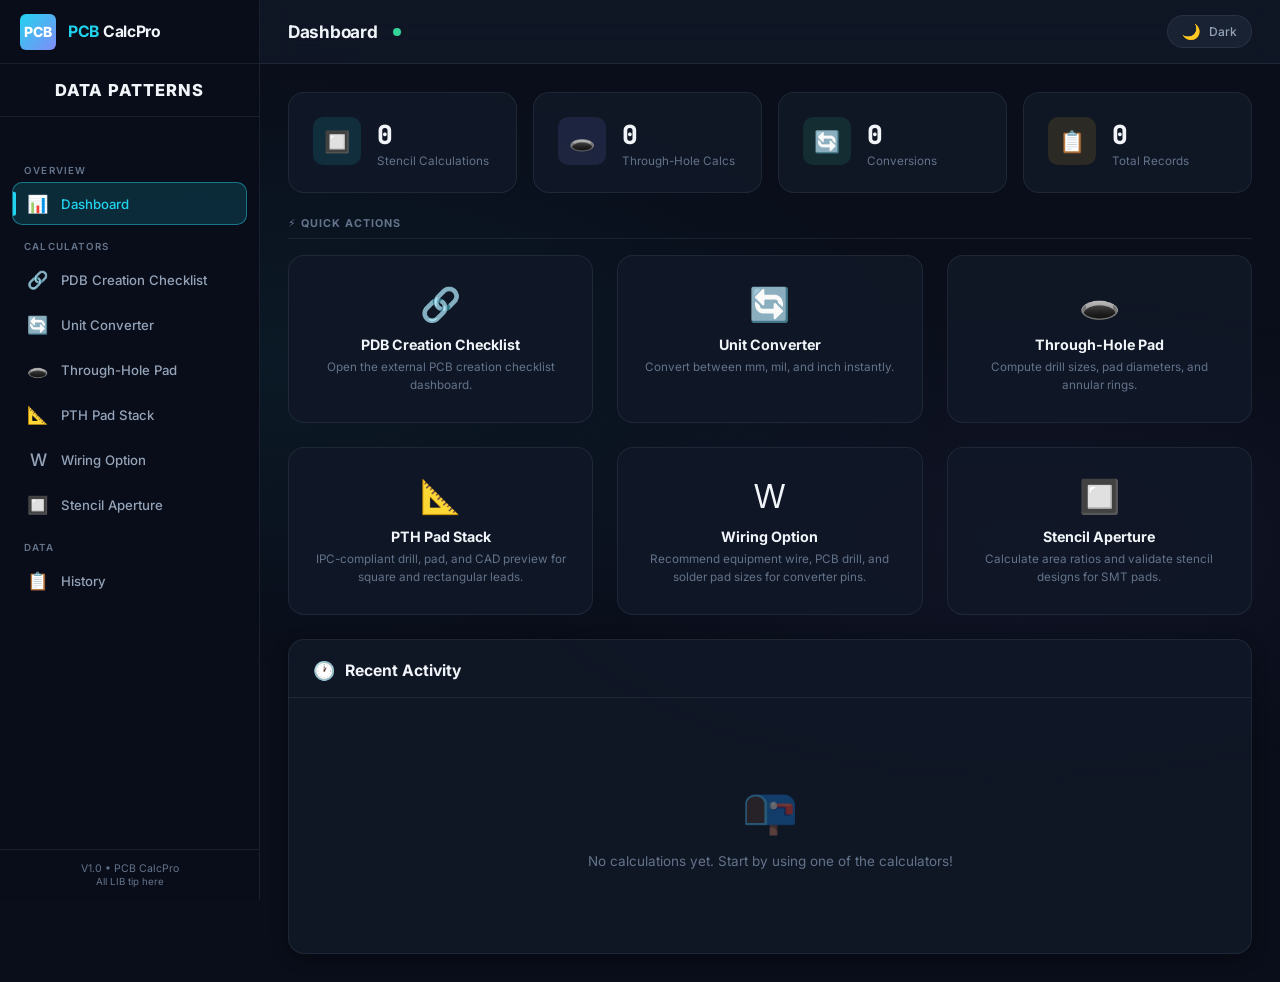
<file: index.html>
<!DOCTYPE html>
<html lang="en" data-theme="dark">
<head>
  <meta charset="UTF-8" />
  <meta name="viewport" content="width=device-width, initial-scale=1.0" />
  <meta name="description" content="PCB Manufacturing Calculator Dashboard — Stencil Aperture, Through-Hole Pad & Drill, and Engineering Unit Converter for PCB engineers." />
  <title>PCB Manufacturing Calculator Dashboard</title>
  <link rel="stylesheet" href="style.css" />
</head>
<body>

<!-- ============================================================
     APP LAYOUT
     ============================================================ -->
<div class="app-layout">

  <!-- ======================== SIDEBAR ======================== -->
  <aside class="sidebar" id="sidebar">
    <div class="sidebar-header">
      <div class="sidebar-logo">PCB</div>
      <div class="sidebar-title"><span>PCB</span> CalcPro</div>
    </div>

    <div class="dp-logo-container" style="text-align: center; padding: 16px 20px; cursor: pointer; border-bottom: 1px solid var(--border-color); margin-bottom: 16px;" onclick="navigateTo('dashboard')">
      <div style="font-weight: 800; font-size: 1.1rem; color: var(--accent-indigo); letter-spacing: 1px; text-transform: uppercase;">Data Patterns</div>
    </div>

    <nav class="sidebar-nav">
      <div class="nav-section-label">Overview</div>
      <a class="nav-item active" data-page="dashboard" href="#">
        <span class="nav-icon">📊</span> Dashboard
      </a>

      <div class="nav-section-label">Calculators</div>
      <a class="nav-item" href="#" onclick="window.open('pcb_checklist.html', '_blank'); return false;">
        <span class="nav-icon">🔗</span> PDB Creation Checklist
      </a>
      <a class="nav-item" data-page="converter" href="#">
        <span class="nav-icon">🔄</span> Unit Converter
      </a>
      <a class="nav-item" data-page="throughhole" href="#">
        <span class="nav-icon">🕳️</span> Through-Hole Pad
      </a>
      <a class="nav-item" data-page="pthpadstack" href="#">
        <span class="nav-icon">📐</span> PTH Pad Stack
      </a>
      <a class="nav-item" data-page="wiring" href="#">
        <span class="nav-icon">W</span> Wiring Option
      </a>
      <a class="nav-item" data-page="stencil" href="#">
        <span class="nav-icon">🔲</span> Stencil Aperture
      </a>

      <div class="nav-section-label">Data</div>
      <a class="nav-item" data-page="history" href="#">
        <span class="nav-icon">📋</span> History
      </a>
    </nav>

    <div class="sidebar-footer">
      <div style="font-size:0.7rem;color:var(--text-muted);text-align:center;">
        V1.0 &bull; PCB CalcPro<br/>
        <span style="font-size:0.65rem;">All LIB tip here</span>
      </div>
    </div>
  </aside>

  <!-- Mobile overlay -->
  <div class="sidebar-overlay" id="sidebarOverlay"></div>

  <!-- ======================== MAIN ======================== -->
  <main class="main-content">

    <!-- TOP HEADER -->
    <header class="top-header">
      <div class="header-left">
        <button class="menu-toggle" id="menuToggle" aria-label="Toggle menu">☰</button>
        <h1 class="page-title" id="pageTitle">Dashboard</h1>
        <span class="pulse-dot" title="Live updates active"></span>
      </div>
      <div class="header-right">
        <button class="theme-toggle" id="themeToggle" aria-label="Toggle theme">
          <span class="toggle-icon" id="themeIcon">🌙</span>
          <span id="themeLabel">Dark</span>
        </button>
      </div>
    </header>

    <!-- CONTENT AREA -->
    <section class="content-area">

      <!-- ======== PAGE: Dashboard ======== -->
      <div class="module-page active" id="page-dashboard">
        <!-- Stats row -->
        <div class="grid-4 mb-24">
          <div class="dash-stat">
            <div class="dash-stat-icon cyan">🔲</div>
            <div class="dash-stat-info">
              <div class="dash-stat-value" id="dashStencilCount">0</div>
              <div class="dash-stat-label">Stencil Calculations</div>
            </div>
          </div>
          <div class="dash-stat">
            <div class="dash-stat-icon indigo">🕳️</div>
            <div class="dash-stat-info">
              <div class="dash-stat-value" id="dashTHCount">0</div>
              <div class="dash-stat-label">Through-Hole Calcs</div>
            </div>
          </div>
          <div class="dash-stat">
            <div class="dash-stat-icon green">🔄</div>
            <div class="dash-stat-info">
              <div class="dash-stat-value" id="dashConvCount">0</div>
              <div class="dash-stat-label">Conversions</div>
            </div>
          </div>
          <div class="dash-stat">
            <div class="dash-stat-icon amber">📋</div>
            <div class="dash-stat-info">
              <div class="dash-stat-value" id="dashTotalCount">0</div>
              <div class="dash-stat-label">Total Records</div>
            </div>
          </div>
        </div>

        <!-- Quick actions -->
        <h2 class="section-heading">⚡ Quick Actions</h2>
        <div class="grid-3 mb-24">
          <div class="quick-action" onclick="window.open('pcb_checklist.html', '_blank');">
            <div class="qa-icon">🔗</div>
            <h4>PDB Creation Checklist</h4>
            <p>Open the external PCB creation checklist dashboard.</p>
          </div>
          <div class="quick-action" data-goto="converter">
            <div class="qa-icon">🔄</div>
            <h4>Unit Converter</h4>
            <p>Convert between mm, mil, and inch instantly.</p>
          </div>
          <div class="quick-action" data-goto="throughhole">
            <div class="qa-icon">🕳️</div>
            <h4>Through-Hole Pad</h4>
            <p>Compute drill sizes, pad diameters, and annular rings.</p>
          </div>
          <div class="quick-action" data-goto="pthpadstack">
            <div class="qa-icon">📐</div>
            <h4>PTH Pad Stack</h4>
            <p>IPC-compliant drill, pad, and CAD preview for square and rectangular leads.</p>
          </div>
          <div class="quick-action" data-goto="wiring">
            <div class="qa-icon">W</div>
            <h4>Wiring Option</h4>
            <p>Recommend equipment wire, PCB drill, and solder pad sizes for converter pins.</p>
          </div>
          <div class="quick-action" data-goto="stencil">
            <div class="qa-icon">🔲</div>
            <h4>Stencil Aperture</h4>
            <p>Calculate area ratios and validate stencil designs for SMT pads.</p>
          </div>
        </div>

        <!-- Recent history -->
        <div class="card">
          <div class="card-header">
            <h3><span class="card-icon">🕐</span> Recent Activity</h3>
          </div>
          <div class="card-body">
            <div id="dashRecentHistory">
              <div class="empty-state">
                <div class="empty-icon">📭</div>
                <p>No calculations yet. Start by using one of the calculators above!</p>
              </div>
            </div>
          </div>
        </div>
      </div>

      <!-- ======== PAGE: Stencil Aperture ======== -->
      <div class="module-page" id="page-stencil">
        <div class="grid-2 mb-24">
          <!-- Left: Inputs -->
          <div class="card">
            <div class="card-header">
              <h3><span class="card-icon">⚙️</span> Stencil Parameters</h3>
              <div class="btn-group">
                <button type="button" class="btn btn-secondary btn-sm stencil-unit-btn active" id="stencil-unit-mm" data-unit="mm">MM</button>
                <button type="button" class="btn btn-secondary btn-sm stencil-unit-btn" id="stencil-unit-mil" data-unit="mil">MIL</button>
              </div>
            </div>
            <div class="card-body">
              <!-- Shape selector -->
              <div class="form-group">
                <label>Aperture Shape</label>
                <div class="shape-selector" id="shapeSelector">
                  <button class="shape-btn active" data-shape="rectangle">
                    <span class="shape-icon">▬</span> Rectangle
                  </button>
                  <button class="shape-btn" data-shape="circle">
                    <span class="shape-icon">⬤</span> Circle
                  </button>
                  <button class="shape-btn" data-shape="rounded-rect">
                    <span class="shape-icon">▢</span> Rounded Rect
                  </button>
                  <button class="shape-btn" data-shape="polygon">
                    <span class="shape-icon">⬠</span> Polygon
                  </button>
                </div>
              </div>

              <!-- Standard Dimensions -->
              <div class="standard-dimensions" id="stdDimensions">
                <!-- Rectangle / Rounded Rect dims -->
                <div id="rectDims">
                  <div class="form-row">
                    <div class="form-group">
                      <label>Length (<span class="stencil-unit-lbl">mm</span>)</label>
                      <input type="number" class="form-control" id="rectLength" placeholder="e.g. 1.2" step="0.01" min="0" />
                    </div>
                    <div class="form-group">
                      <label>Width (<span class="stencil-unit-lbl">mm</span>)</label>
                      <input type="number" class="form-control" id="rectWidth" placeholder="e.g. 0.6" step="0.01" min="0" />
                    </div>
                  </div>
                </div>

                <!-- Circle dims -->
                <div id="circleDims" style="display:none;">
                  <div class="form-group">
                    <label>Diameter (<span class="stencil-unit-lbl">mm</span>)</label>
                    <input type="number" class="form-control" id="circleDiameter" placeholder="e.g. 0.8" step="0.01" min="0" />
                  </div>
                </div>

                <!-- Corner Radius for rounded rect -->
                <div id="cornerDims" style="display:none;">
                  <div class="form-group">
                    <label>Corner Radius (<span class="stencil-unit-lbl">mm</span>)</label>
                    <input type="number" class="form-control" id="cornerRadius" placeholder="e.g. 0.15" step="0.01" min="0" />
                  </div>
                </div>
              </div>

              <!-- Polygon Dimensions -->
              <div class="polygon-dimensions" id="polyDimensions">
                <div class="form-group">
                  <label>Vertex Coordinates (<span class="stencil-unit-lbl">mm</span>)</label>
                  <div class="table-wrapper" style="max-height:220px;overflow-y:auto;">
                    <table class="coord-table" id="coordTable">
                      <thead>
                        <tr><th>#</th><th>X (<span class="stencil-unit-lbl">mm</span>)</th><th>Y (<span class="stencil-unit-lbl">mm</span>)</th><th></th></tr>
                      </thead>
                      <tbody id="coordBody"></tbody>
                    </table>
                  </div>
                  <button class="btn btn-secondary btn-sm mt-16" id="addPointBtn">+ Add Point</button>
                </div>
              </div>

              <!-- Stencil Thickness -->
              <div class="form-group">
                <label>Stencil Thickness (<span class="stencil-unit-lbl">mm</span>)</label>
                <input type="number" class="form-control" id="stencilThickness" placeholder="e.g. 0.12" step="0.01" min="0" />
              </div>

              <div class="btn-group mt-16">
                <button class="btn btn-primary" id="calcStencilBtn">Calculate</button>
                <button class="btn btn-secondary" id="resetStencilBtn">Reset</button>
              </div>
            </div>
          </div>

          <!-- Right: Preview -->
          <div class="card">
            <div class="card-header">
              <h3><span class="card-icon">👁️</span> Aperture Preview</h3>
            </div>
            <div class="card-body">
              <div class="canvas-container">
                <span class="canvas-label">Shape Preview</span>
                <canvas id="apertureCanvas" width="360" height="260"></canvas>
              </div>
            </div>
          </div>
        </div>

        <!-- Results -->
        <div class="card mb-24">
          <div class="card-header">
            <h3><span class="card-icon">📐</span> Calculation Results</h3>
            <button class="btn btn-secondary btn-sm" id="copyStencilResults">📋 Copy</button>
          </div>
          <div class="card-body">
            <div class="grid-4 mb-24" id="stencilResultCards">
              <div class="stat-card">
                <div class="stat-label">Area Opening</div>
                <div class="stat-value" id="resAreaOpening">—</div>
                <div class="stat-unit">sq <span class="stencil-unit-lbl">mm</span></div>
              </div>
              <div class="stat-card">
                <div class="stat-label">Perimeter</div>
                <div class="stat-value" id="resPerimeter">—</div>
                <div class="stat-unit"><span class="stencil-unit-lbl">mm</span></div>
              </div>
              <div class="stat-card">
                <div class="stat-label">Area Wall</div>
                <div class="stat-value" id="resAreaWall">—</div>
                <div class="stat-unit">sq <span class="stencil-unit-lbl">mm</span></div>
              </div>
              <div class="stat-card">
                <div class="stat-label">Area Ratio</div>
                <div class="stat-value" id="resAreaRatio">—</div>
                <div class="stat-unit" id="resPassFail"></div>
              </div>
            </div>
            <!-- Detailed steps -->
            <div class="section-heading">📝 Detailed Calculation Steps</div>
            <div class="calc-steps" id="stencilCalcSteps">
              <span style="color:var(--text-muted);">Enter parameters and click Calculate to see detailed steps…</span>
            </div>
          </div>
        </div>
      </div>

      <!-- ======== PAGE: Through-Hole ======== -->
      <div class="module-page" id="page-throughhole">
        <div class="card mb-24">
          <div class="card-header">
            <h3><span class="card-icon">🕳️</span> Through-Hole Components</h3>
            <div class="btn-group">
              <button class="btn btn-primary btn-sm" id="addComponentBtn">+ Add Component</button>
              <button class="btn btn-secondary btn-sm" id="calcTHBtn">Calculate All</button>
            </div>
          </div>
          <div class="card-body">
            <!-- Unit selector & plating allowance -->
            <div class="form-row mb-24" style="max-width:500px;">
              <div class="form-group">
                <label>Unit</label>
                <select class="form-control" id="thUnit">
                  <option value="mm">mm (millimeters)</option>
                  <option value="mil">mil (thousandths of inch)</option>
                </select>
              </div>
              <div class="form-group">
                <label>Plating Allowance (mil) <span style="font-size:0.65rem;color:var(--text-muted);text-transform:none;letter-spacing:0;">(optional, default 0)</span></label>
                <input type="number" class="form-control" id="thPlating" placeholder="e.g. 1.0" step="0.1" min="0" value="" />
              </div>
            </div>

            <!-- Component entries -->
            <div class="component-entries" id="componentEntries">
              <!-- Dynamically populated -->
            </div>
          </div>
        </div>

        <!-- Results table -->
        <div class="card mb-24">
          <div class="card-header">
            <h3><span class="card-icon">📊</span> Calculation Results</h3>
            <button class="btn btn-secondary btn-sm" id="copyTHResults">📋 Copy</button>
          </div>
          <div class="card-body">
            <div class="table-wrapper">
              <table class="data-table" id="thResultTable">
                <thead>
                  <tr>
                    <th>Ref</th>
                    <th>Lead Diameter</th>
                    <th>Calculated Drill Size</th>
                    <th>Recommended Finished Drill Size</th>
                    <th>Recommended Pad Size</th>
                    <th>Hole-to-Pin Clearance</th>
                    <th>Unit</th>
                  </tr>
                </thead>
                <tbody id="thResultBody">
                  <tr><td colspan="7" style="text-align:center;color:var(--text-muted);padding:40px;">Add components and click Calculate to see results.</td></tr>
                </tbody>
              </table>
            </div>
            <div class="calc-steps mt-24" id="thCalcSteps">
              <span style="color:var(--text-muted);">Calculation steps will appear here…</span>
            </div>
          </div>
        </div>
      </div>

      <!-- ======== PAGE: PTH Pad Stack Workstation ======== -->
      <div class="module-page" id="page-pthpadstack">
        <div class="pthws-layout mb-24">
          <!-- Lead Configuration -->
          <div class="card pthws-inputs">
            <div class="card-header">
              <h3><span class="card-icon">📐</span> Lead Configuration</h3>
              <div class="btn-group">
                <button type="button" class="btn btn-secondary btn-sm pthws-unit-btn active" id="pthws-unit-mm" data-unit="mm">MM</button>
                <button type="button" class="btn btn-secondary btn-sm pthws-unit-btn" id="pthws-unit-mil" data-unit="mil">MIL</button>
              </div>
            </div>
            <div class="card-body">
              <div class="form-group">
                <label>Lead Profile Geometry</label>
                <div class="shape-selector" id="pthwsProfileSelector">
                  <button type="button" class="shape-btn active" data-pthws-profile="square">
                    <span class="shape-icon">◻</span> Square Lead
                  </button>
                  <button type="button" class="shape-btn" data-pthws-profile="rect">
                    <span class="shape-icon">▭</span> Rectangular Lead
                  </button>
                </div>
              </div>

              <div class="form-row">
                <div class="form-group">
                  <label id="pthws-label-dim-a">Square Lead Side (a)</label>
                  <div class="pthws-input-unit">
                    <input type="number" class="form-control" id="pthws-input-dim-a" value="0.64" step="0.01" min="0.01" />
                    <span class="pthws-unit-lbl">mm</span>
                  </div>
                  <span id="pthws-val-dim-a" style="display:none;">0.64 mm</span>
                </div>

                <div class="form-group" id="pthws-container-dim-b" style="display:none;">
                  <label>Lead Thickness (b)</label>
                  <div class="pthws-input-unit">
                    <input type="number" class="form-control" id="pthws-input-dim-b" value="0.50" step="0.01" min="0.01" />
                    <span class="pthws-unit-lbl">mm</span>
                  </div>
                  <span id="pthws-val-dim-b" style="display:none;">0.50 mm</span>
                </div>
              </div>

              <div class="form-group">
                <label>IPC Density Level Clearance</label>
                <select class="form-control" id="pthws-input-ipc">
                  <option value="A">Level A - Maximum Joint (+0.25mm / 10mil)</option>
                  <option value="B" selected>Level B - Median Joint (+0.20mm / 8mil)</option>
                  <option value="C">Level C - Minimum Joint (+0.15mm / 6mil)</option>
                </select>
              </div>

              <div class="section-heading mt-24">Manufacturing &amp; Plating Tolerances</div>
              <div class="form-row">
                <div class="form-group">
                  <label>Min Annular Ring</label>
                  <div class="pthws-input-unit">
                    <input type="number" class="form-control" id="pthws-input-annular" value="0.20" step="0.05" />
                    <span class="pthws-unit-lbl">mm</span>
                  </div>
                </div>
                <div class="form-group">
                  <label>Drill Wander Margin</label>
                  <div class="pthws-input-unit">
                    <input type="number" class="form-control" id="pthws-input-wander" value="0.10" step="0.05" />
                    <span class="pthws-unit-lbl">mm</span>
                  </div>
                </div>
              </div>
              <div class="form-row">
                <div class="form-group">
                  <label>Electroplating Thk</label>
                  <div class="pthws-input-unit">
                    <input type="number" class="form-control" id="pthws-input-plating" value="0.025" step="0.005" />
                    <span class="pthws-unit-lbl">mm</span>
                  </div>
                </div>
                <div class="form-group">
                  <label>Over-drill Margin</label>
                  <div class="pthws-input-unit">
                    <input type="number" class="form-control" id="pthws-input-overdrill" value="0.05" step="0.01" />
                    <span class="pthws-unit-lbl">mm</span>
                  </div>
                </div>
              </div>

              <button type="button" class="btn btn-primary mt-16" id="pthws-save-btn" style="width:100%;">
                💾 Save Current Footprint Specs
              </button>
            </div>
          </div>

          <!-- Results & Visualizer -->
          <div class="pthws-results">
            <div class="grid-3 mb-24">
              <div class="stat-card">
                <div class="stat-label">Max Lead Diagonal (c)</div>
                <div class="stat-value" id="pthws-metric-diagonal">—</div>
                <div class="stat-unit">worst-case bound</div>
              </div>
              <div class="stat-card pthws-stat-amber">
                <div class="stat-label">Recommended Drill (d)</div>
                <div class="stat-value" id="pthws-metric-drill">—</div>
                <div class="stat-unit">diag + plating + clear</div>
              </div>
              <div class="stat-card pthws-stat-green">
                <div class="stat-label">Outer Pad Diameter (D)</div>
                <div class="stat-value" id="pthws-metric-pad">—</div>
                <div class="stat-unit">hole + 2×ring + wander</div>
              </div>
            </div>

            <div class="card mb-24">
              <div class="card-header">
                <h3><span class="card-icon">👁️</span> Interactive CAD Preview</h3>
                <div class="pthws-layer-toggles">
                  <label><input type="checkbox" id="pthws-layer-pin" checked /> Pin</label>
                  <label><input type="checkbox" id="pthws-layer-drill" checked /> Hole</label>
                  <label><input type="checkbox" id="pthws-layer-annular" checked /> Annular</label>
                  <label><input type="checkbox" id="pthws-layer-diag" checked /> Diag line</label>
                </div>
              </div>
              <div class="card-body">
                <div class="pthws-canvas-wrap">
                  <svg id="pthws-cad-svg" viewBox="0 0 250 250" class="pthws-cad-svg">
                    <defs>
                      <pattern id="pthws-cad-grid" width="25" height="25" patternUnits="userSpaceOnUse">
                        <path d="M 25 0 L 0 0 0 25" fill="none" stroke="rgba(148,163,184,0.15)" stroke-width="0.5"/>
                      </pattern>
                    </defs>
                    <rect width="250" height="250" fill="url(#pthws-cad-grid)" rx="8"/>
                    <circle id="pthws-svg-outer-pad" cx="125" cy="125" r="95" fill="rgba(52,211,153,0.08)" stroke="#34d399" stroke-width="2.5"/>
                    <circle id="pthws-svg-drill-hole" cx="125" cy="125" r="65" fill="rgba(0,0,0,0.25)" stroke="#fbbf24" stroke-width="2" stroke-dasharray="3,1"/>
                    <circle id="pthws-svg-plated-wall" cx="125" cy="125" r="62" fill="none" stroke="rgba(251,191,36,0.4)" stroke-width="4"/>
                    <rect id="pthws-svg-metal-pin" x="90" y="90" width="70" height="70" fill="rgba(34,211,238,0.15)" stroke="#22d3ee" stroke-width="2"/>
                    <line id="pthws-svg-diagonal-line-1" x1="90" y1="90" x2="160" y2="160" stroke="#fb7185" stroke-width="1.5" stroke-dasharray="3,3"/>
                    <line id="pthws-svg-diagonal-line-2" x1="160" y1="90" x2="90" y2="160" stroke="#fb7185" stroke-width="1.5" stroke-dasharray="3,3"/>
                    <circle cx="125" cy="125" r="2.5" fill="#fb7185"/>
                  </svg>
                  <div class="pthws-cad-legend">
                    <div><span class="pthws-legend-dot green"></span> Outer Pad Dia (D)</div>
                    <div><span class="pthws-legend-dot amber"></span> Drill Bound (d)</div>
                    <div><span class="pthws-legend-dot cyan"></span> Component Pin (a × b)</div>
                  </div>
                </div>
              </div>
            </div>

            <div class="card mb-24">
              <div class="card-header">
                <h3><span class="card-icon">📝</span> Live Calculation Formulas</h3>
                <button type="button" class="btn btn-secondary btn-sm" id="pthws-print-btn">🖨️ Print Spec</button>
              </div>
              <div class="card-body">
                <div class="grid-3">
                  <div class="pthws-formula-box">
                    <div class="pthws-formula-title">1. Pin Diagonal (c)</div>
                    <div class="pthws-formula-eq" id="pthws-formula-diag-eq">c = √(a² + b²)</div>
                    <div class="pthws-formula-val" id="pthws-formula-diag-val">—</div>
                  </div>
                  <div class="pthws-formula-box">
                    <div class="pthws-formula-title">2. Drill Diameter (d)</div>
                    <div class="pthws-formula-eq" id="pthws-formula-drill-eq">d = c + clearance</div>
                    <div class="pthws-formula-val amber" id="pthws-formula-drill-val">—</div>
                  </div>
                  <div class="pthws-formula-box">
                    <div class="pthws-formula-title">3. Pad Diameter (D)</div>
                    <div class="pthws-formula-eq" id="pthws-formula-pad-eq">D = d + 2×R + W</div>
                    <div class="pthws-formula-val green" id="pthws-formula-pad-val">—</div>
                  </div>
                </div>
              </div>
            </div>

            <!--<div class="card mb-24">
              <div class="card-header">
                <h3><span class="card-icon">✅</span> Through-Hole Compliance Rules (DRC)</h3>
              </div>
              <div class="card-body">
                <div class="grid-2">
                  <div class="pthws-drc-item">
                    <strong>Avoid Moxon obsolete layouts</strong>
                    <p>Verify obsolete pin sizes or obsolescent ITT Cannon configurations are omitted from BOM.</p>
                  </div>
                  <div class="pthws-drc-item">
                    <strong>Thermal isolation mask dams</strong>
                    <p>Ensure thermal relief pathways utilize mask barriers ≥ 4 mils to prevent heat sinking.</p>
                  </div>
                  <div class="pthws-drc-item">
                    <strong>Plating allowance standard</strong>
                    <p>Supports an explicit 0.025–0.05 mm electroplated barrel copper buffer for clean joints.</p>
                  </div>
                  <div class="pthws-drc-item">
                    <strong>Solder Mask Dam Clearance</strong>
                    <p>Maintain a minimum expansion threshold of 2 mils from copper pads to prevent solder skips.</p>
                  </div>
                </div>
              </div>
            </div>-->
          </div>
        </div>

        <!-- Saved Footprint Library -->
        <div class="card mb-24">
          <div class="card-header">
            <h3><span class="card-icon">📚</span> Saved Footprint Spec Library</h3>
            <button type="button" class="btn btn-danger btn-sm" id="pthws-clear-specs-btn">🗑️ Wipe Saved Logs</button>
          </div>
          <div class="card-body">
            <div class="table-wrapper">
              <table class="data-table" id="pthws-tbl-logs">
                <thead>
                  <tr>
                    <th>Ref ID</th>
                    <th>Lead Type</th>
                    <th>Pin Size</th>
                    <th>Diagonal (c)</th>
                    <th>Rec Drill (d)</th>
                    <th>Outer Pad (D)</th>
                    <th>IPC Class</th>
                    <th>Actions</th>
                  </tr>
                </thead>
                <tbody id="pthws-saved-logs-body">
                  <tr><td colspan="8" style="text-align:center;color:var(--text-muted);padding:32px;">No saved specification files yet.</td></tr>
                </tbody>
              </table>
            </div>
          </div>
        </div>

        <!-- Print-only report (hidden on screen) -->
        <div class="pthws-print-report" id="pthws-print-report">
          <h1>Plated Through-Hole (PTH) Engineering Datasheet</h1>
          <p class="pthws-print-meta">Generated via PTH Pad Stack Engineering Workstation — IPC-2221A / IPC-7251</p>
          <div class="pthws-print-grid">
            <div>
              <p><strong>Lead Profile:</strong> <span id="pthws-print-prof">—</span></p>
              <p><strong>Dimension A:</strong> <span id="pthws-print-dim-a">—</span></p>
              <p><strong>Dimension B:</strong> <span id="pthws-print-dim-b">—</span></p>
              <p><strong>IPC Density Class:</strong> <span id="pthws-print-ipc">—</span></p>
            </div>
            <div>
              <p><strong>Plating Thickness:</strong> <span id="pthws-print-plating">—</span></p>
              <p><strong>Min Annular Ring:</strong> <span id="pthws-print-annular">—</span></p>
              <p><strong>Fabrication Wander:</strong> <span id="pthws-print-wander">—</span></p>
              <p><strong>Over-drill Margin:</strong> <span id="pthws-print-overdrill">—</span></p>
            </div>
          </div>
          <table class="pthws-print-table">
            <thead>
              <tr><th>Parameter</th><th>Target Output</th></tr>
            </thead>
            <tbody>
              <tr><td>Worst-Case Lead Pin Diagonal (c)</td><td id="pthws-print-calc-diag">—</td></tr>
              <tr><td>Recommended Manufacturing Drill (d)</td><td id="pthws-print-calc-drill">—</td></tr>
              <tr><td>Outer Copper Pad Diameter (D)</td><td id="pthws-print-calc-pad">—</td></tr>
            </tbody>
          </table>
        </div>
      </div>

      <!-- ======== PAGE: Unit Converter ======== -->
      <div class="module-page" id="page-converter">
        <div class="grid-3">
          <!-- mm ↔ mil -->
          <div class="card converter-card">
            <div class="card-header">
              <h3><span class="card-icon">↔️</span> mm ↔ mil</h3>
            </div>
            <div class="card-body">
              <div class="form-group">
                <label>Millimeters (mm)</label>
                <input type="number" class="form-control" id="conv_mm_mil_mm" placeholder="Enter mm" step="any" />
              </div>
              <div class="swap-icon">⇅</div>
              <div class="form-group">
                <label>Mils (mil)</label>
                <input type="number" class="form-control" id="conv_mm_mil_mil" placeholder="Enter mil" step="any" />
              </div>
              <div class="converter-result" id="conv_mm_mil_result">—</div>
              <div class="converter-unit" id="conv_mm_mil_unit"></div>
            </div>
          </div>

          <!-- mm ↔ inch -->
          <div class="card converter-card">
            <div class="card-header">
              <h3><span class="card-icon">↔️</span> mm ↔ inch</h3>
            </div>
            <div class="card-body">
              <div class="form-group">
                <label>Millimeters (mm)</label>
                <input type="number" class="form-control" id="conv_mm_inch_mm" placeholder="Enter mm" step="any" />
              </div>
              <div class="swap-icon">⇅</div>
              <div class="form-group">
                <label>Inches (in)</label>
                <input type="number" class="form-control" id="conv_mm_inch_inch" placeholder="Enter inch" step="any" />
              </div>
              <div class="converter-result" id="conv_mm_inch_result">—</div>
              <div class="converter-unit" id="conv_mm_inch_unit"></div>
            </div>
          </div>

          <!-- mil ↔ inch -->
          <div class="card converter-card">
            <div class="card-header">
              <h3><span class="card-icon">↔️</span> mil ↔ inch</h3>
            </div>
            <div class="card-body">
              <div class="form-group">
                <label>Mils (mil)</label>
                <input type="number" class="form-control" id="conv_mil_inch_mil" placeholder="Enter mil" step="any" />
              </div>
              <div class="swap-icon">⇅</div>
              <div class="form-group">
                <label>Inches (in)</label>
                <input type="number" class="form-control" id="conv_mil_inch_inch" placeholder="Enter inch" step="any" />
              </div>
              <div class="converter-result" id="conv_mil_inch_result">—</div>
              <div class="converter-unit" id="conv_mil_inch_unit"></div>
            </div>
          </div>
        </div>
      </div>

      <!-- ======== PAGE: Wiring Option ======== -->
      <div class="module-page" id="page-wiring">
        <div class="card mb-24">
          <div class="card-header">
            <h3><span class="card-icon">W</span> Converter Pin Wiring Inputs</h3>
            <div class="btn-group">
              <button class="btn btn-primary btn-sm" id="addWiringPinBtn">+ Add Pin</button>
              <button class="btn btn-secondary btn-sm" id="calcWiringBtn">Calculate Wiring</button>
            </div>
          </div>
          <div class="card-body">
            <div class="calc-steps mb-24">
              <span class="step-label">Reference:</span> Flutef Industries equipment wire table, Type EE / 1000 Vac values. Drill sizing evaluates conductor criteria (A) and insulation criteria (B), then uses the larger requirement.
            </div>
            <div class="component-entries" id="wiringPinEntries">
              <!-- Dynamically populated -->
            </div>
          </div>
        </div>

        <div class="card mb-24">
          <div class="card-header">
            <h3><span class="card-icon">R</span> Wiring Recommendation Report</h3>
            <button class="btn btn-secondary btn-sm" id="downloadWiringReportBtn">Download CSV</button>
          </div>
          <div class="card-body">
            <div class="table-wrapper">
              <table class="data-table" id="wiringResultTable">
                <thead>
                  <tr>
                    <th>Pin No.</th>
                    <th>Pin Name</th>
                    <th>Current (A)</th>
                    <th>Pin Dia.</th>
                    <th>Recommended AWG</th>
                    <th>Strands / Strand Dia.</th>
                    <th>Conductor Dia.</th>
                    <th>Dia. Over Insulation</th>
                    <th>Wire Current Rating</th>
                    <th>Wire Part No.</th>
                    <th>Criteria A</th>
                    <th>Criteria B</th>
                    <th>Total Diameter</th>
                    <th>Required PCB Drill</th>
                    <th>Recommended Solder Pad</th>
                  </tr>
                </thead>
                <tbody id="wiringResultBody">
                  <tr><td colspan="15" style="text-align:center;color:var(--text-muted);padding:40px;">Add converter pins and click Calculate Wiring to see recommendations.</td></tr>
                </tbody>
              </table>
            </div>
            <div class="calc-steps mt-24" id="wiringCalcSteps">
              <span style="color:var(--text-muted);">Wiring calculation steps will appear here...</span>
            </div>
          </div>
        </div>
      </div>

      <!-- ======== PAGE: History ======== -->
      <div class="module-page" id="page-history">
        <div class="card">
          <div class="card-header">
            <h3><span class="card-icon">📋</span> Calculation History</h3>
          </div>
          <div class="card-body">
            <div class="history-toolbar">
              <div class="search-box">
                <span class="search-icon">🔍</span>
                <input type="text" id="historySearch" placeholder="Search history…" />
              </div>
              <button class="btn btn-secondary btn-sm" id="exportCSVBtn">📄 Export CSV</button>
              <button class="btn btn-secondary btn-sm" id="exportPDFBtn">📑 Export PDF</button>
              <button class="btn btn-danger btn-sm" id="clearHistoryBtn">🗑️ Clear All</button>
            </div>
            <div id="historyList">
              <div class="empty-state">
                <div class="empty-icon">📭</div>
                <p>No history records yet.</p>
              </div>
            </div>
          </div>
        </div>
      </div>

    </section>
  </main>
</div>

<!-- Toast container -->
<div class="toast-container" id="toastContainer"></div>

<script src="script.js"></script>
<script src="pth_pad_stack_workstation.js"></script>
</body>
</html>
</file>
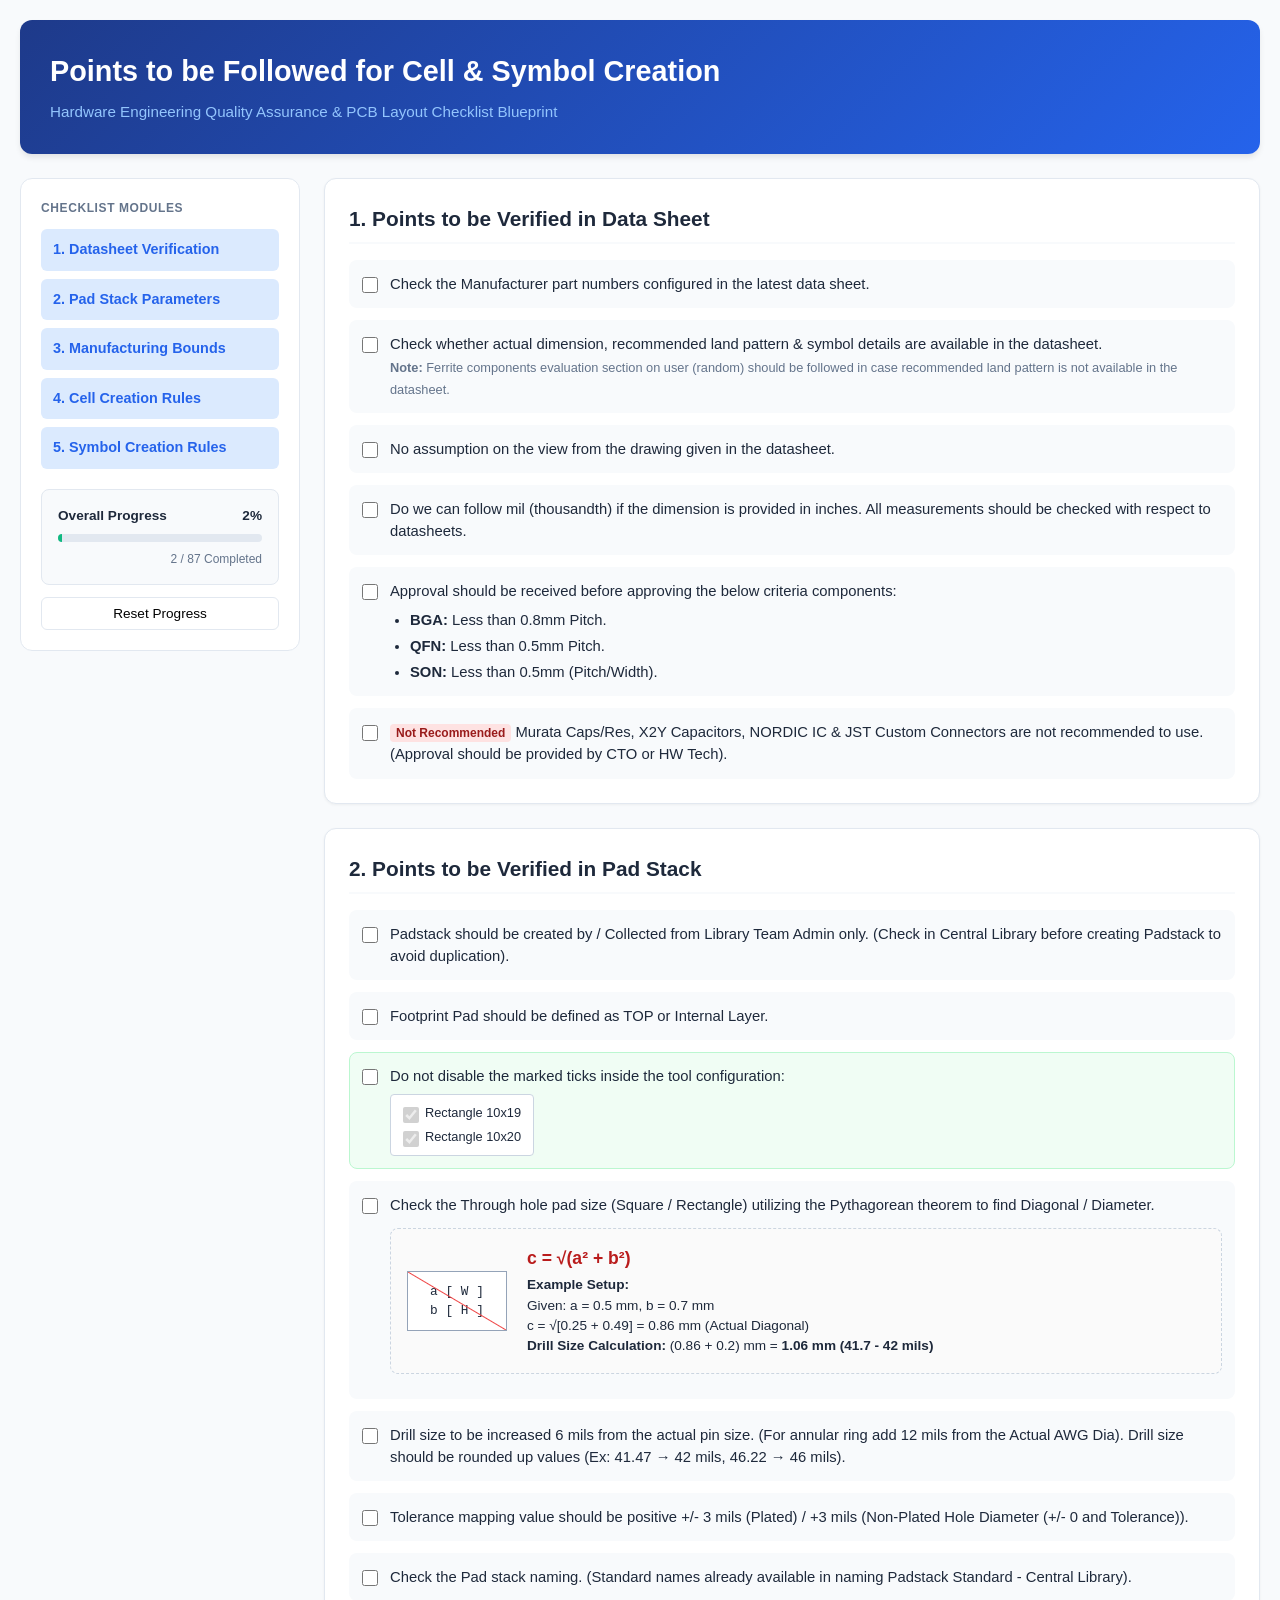
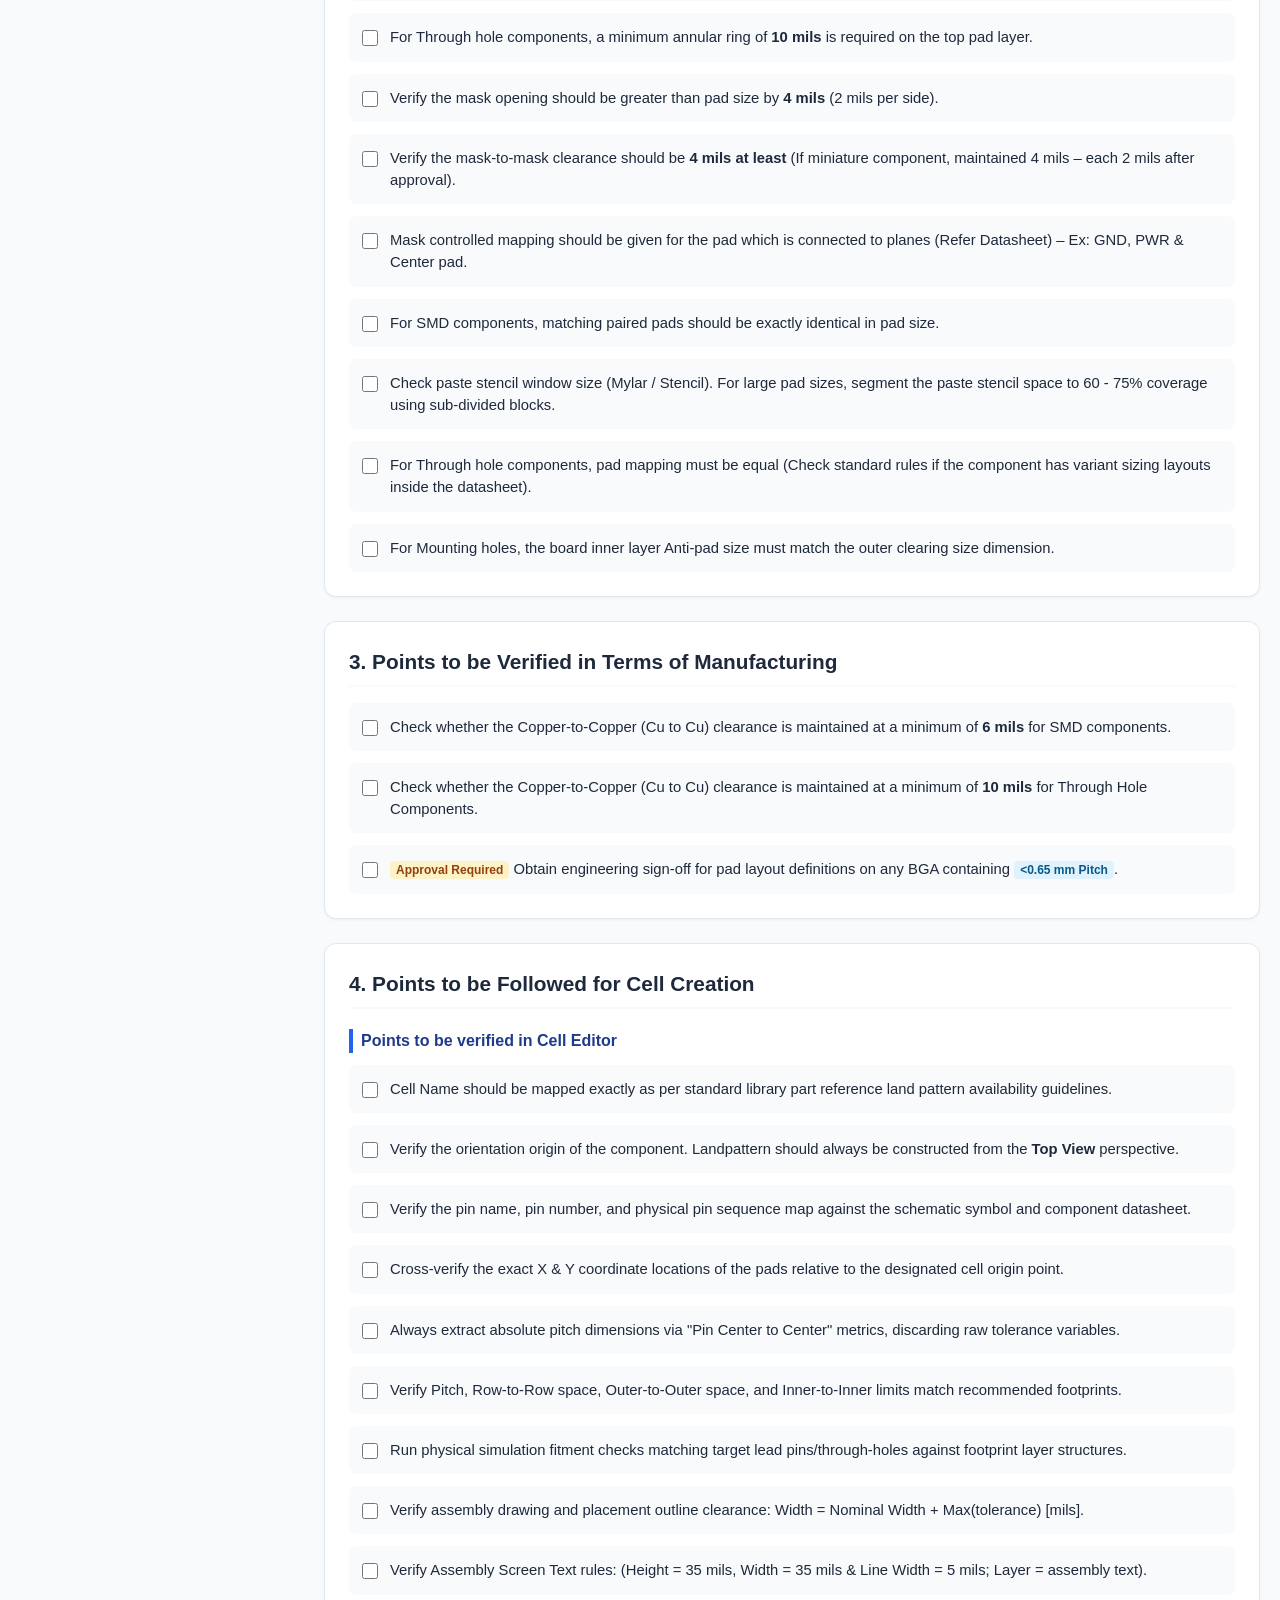
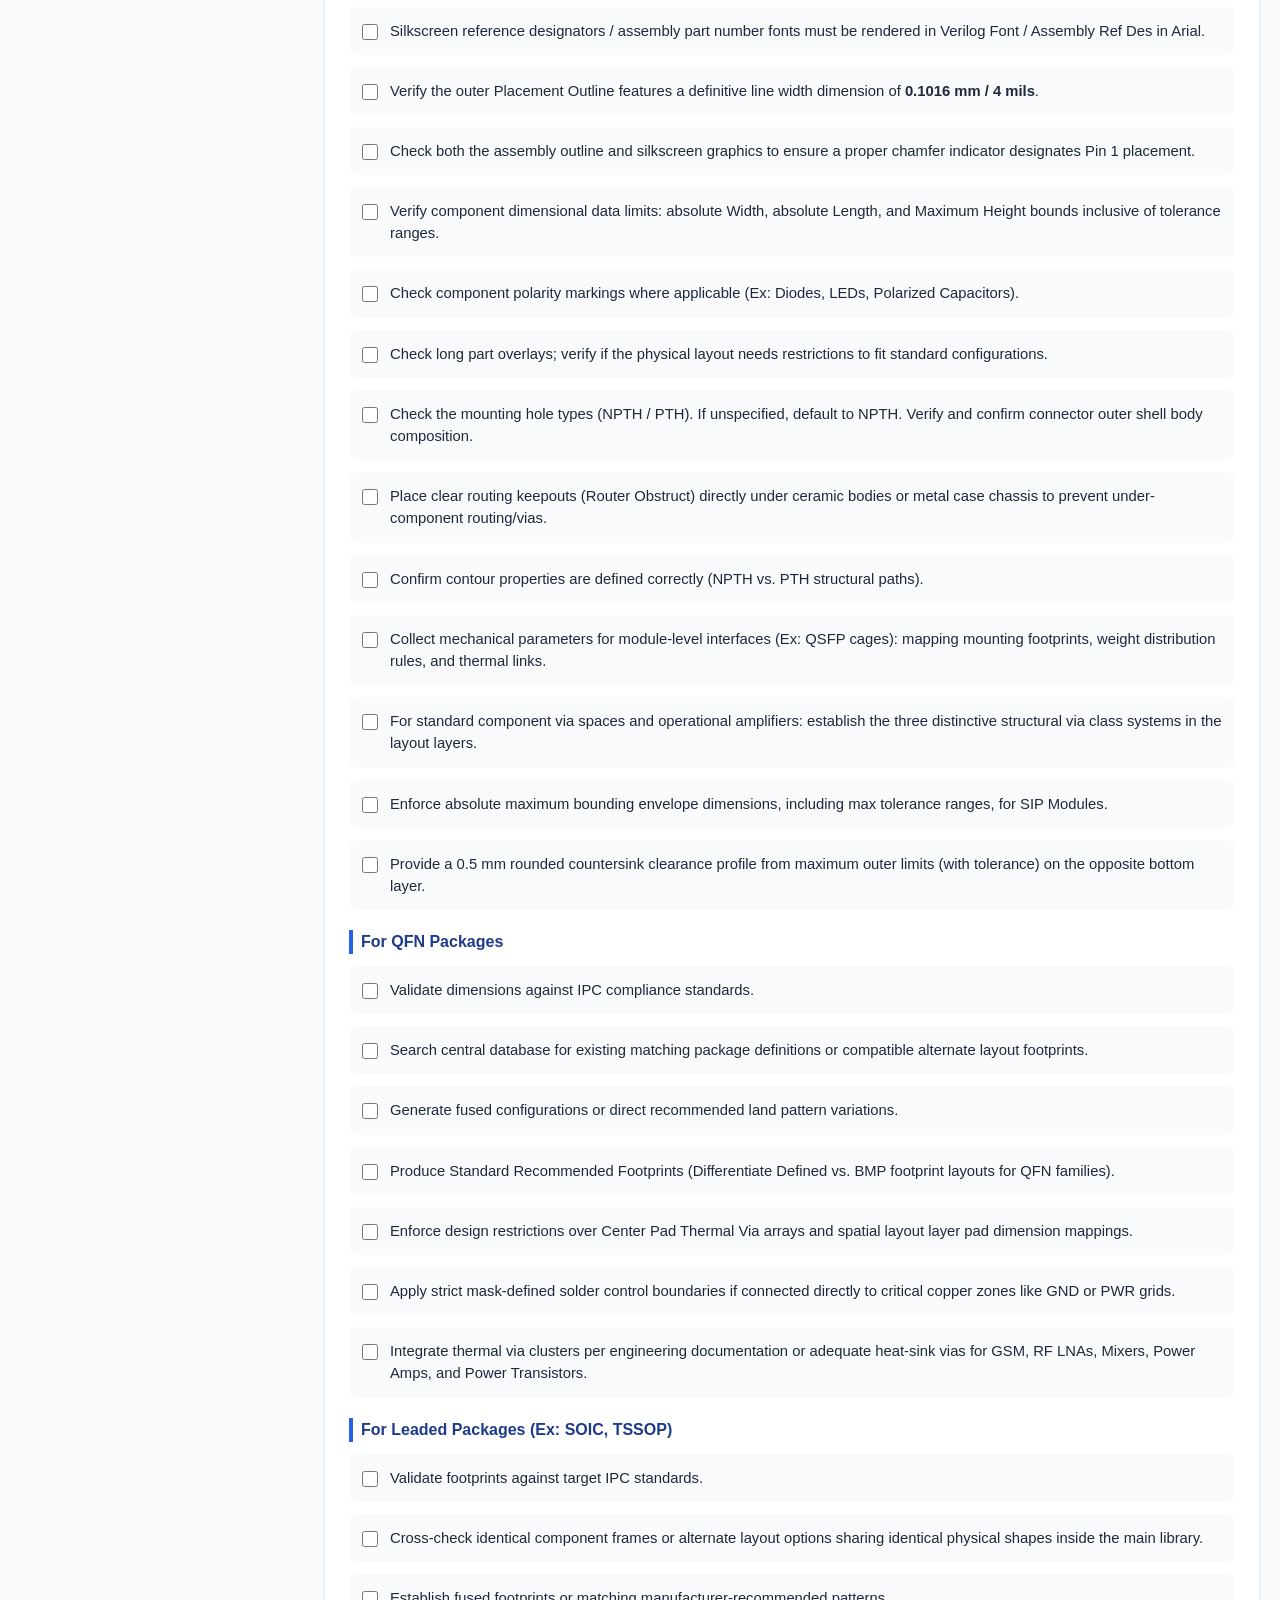
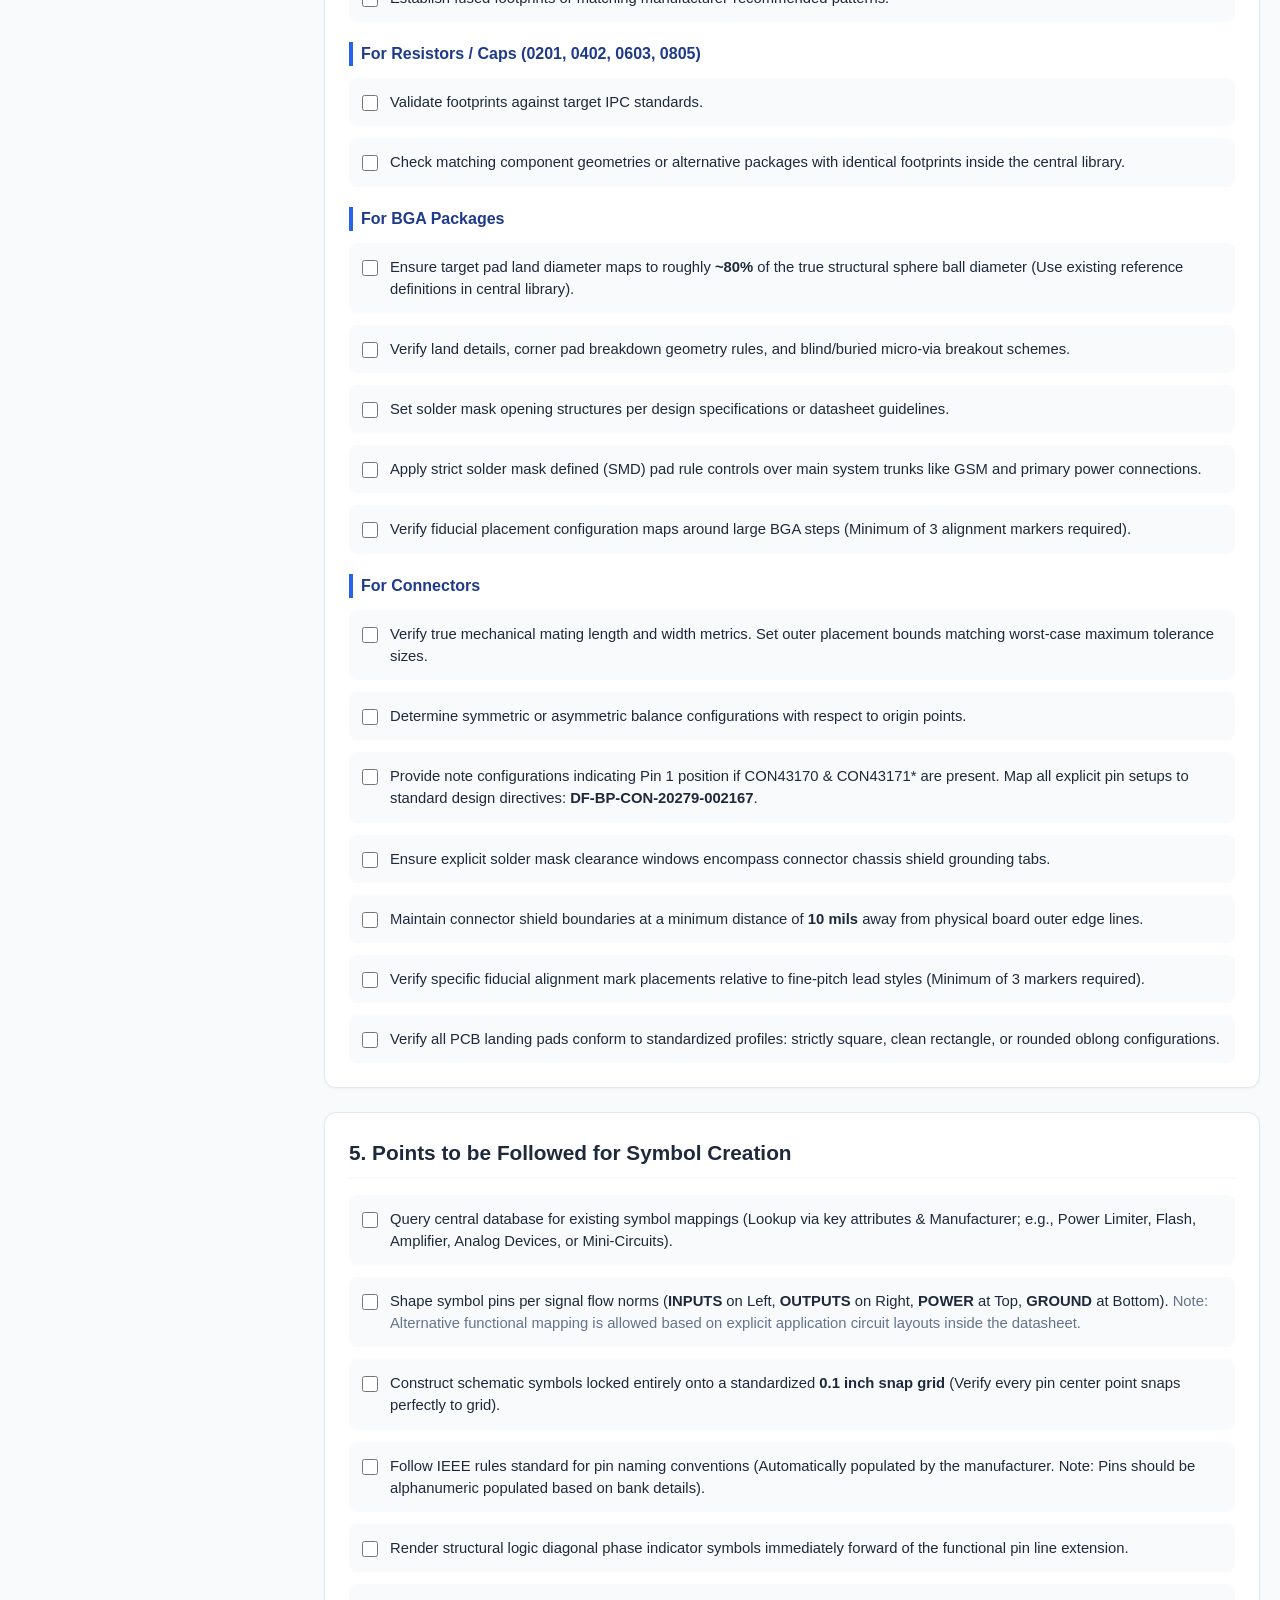
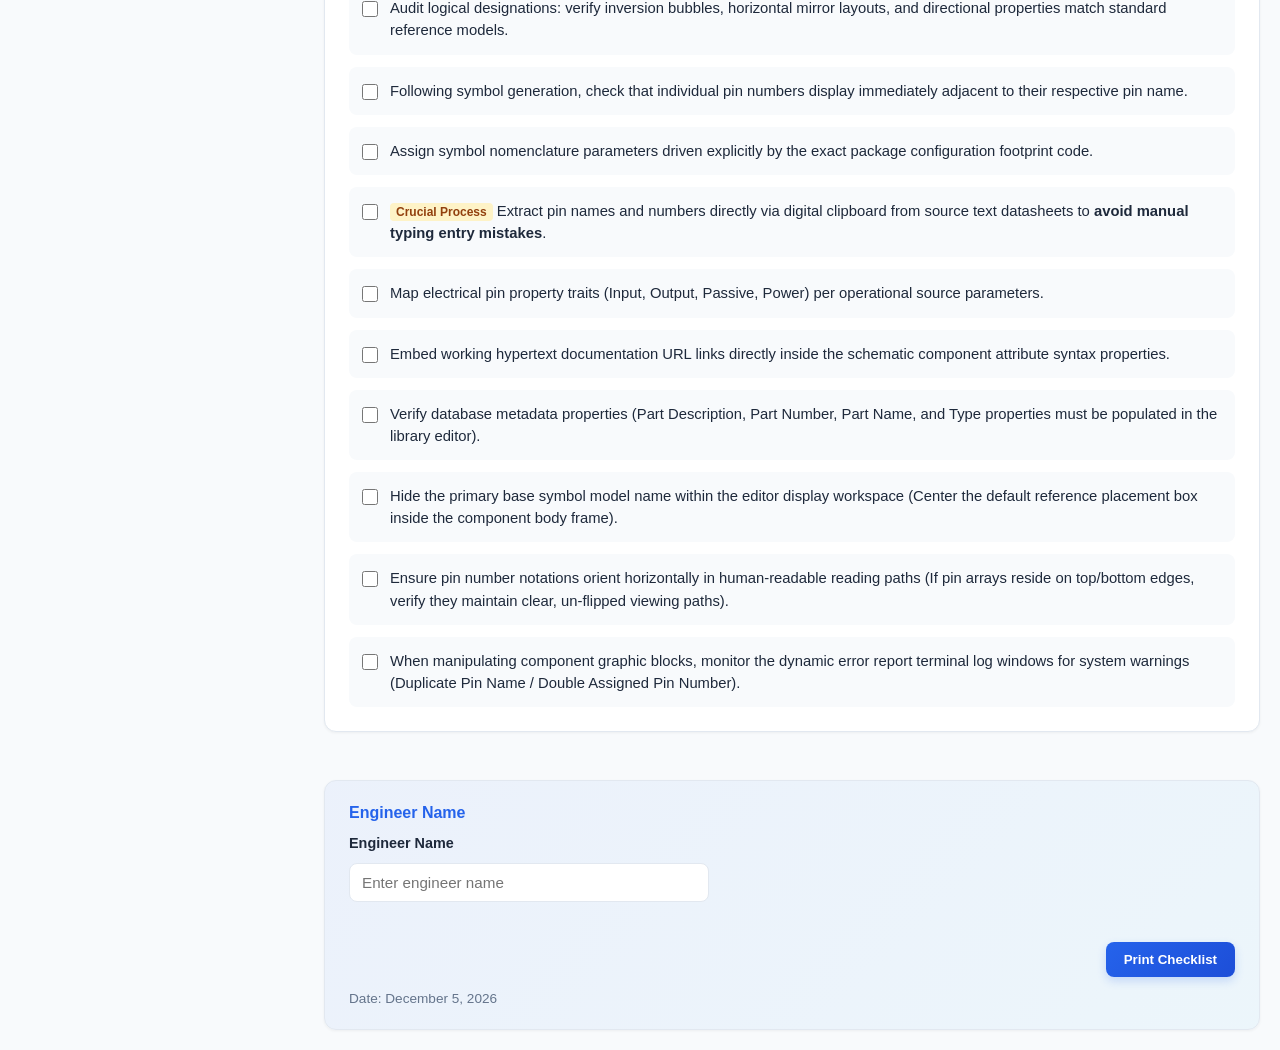
<file: pcb_checklist.html>
<!DOCTYPE html>
<html lang="en">
<head>
    <meta charset="UTF-8">
    <meta name="viewport" content="width=device-width, initial-scale=1.0">
    <title>PCB Design Verification Dashboard</title>
    <style>
        :root {
            --bg-main: #f8fafc;
            --panel-bg: #ffffff;
            --text-primary: #1e293b;
            --text-secondary: #64748b;
            --accent-blue: #2563eb;
            --accent-blue-light: #dbeafe;
            --border-color: #e2e8f0;
            --success-color: #10b981;
            --warning-color: #f59e0b;
        }

        * {
            box-sizing: border-box;
            margin: 0;
            padding: 0;
            font-family: -apple-system, BlinkMacSystemFont, "Segoe UI", Roboto, Helvetica, Arial, sans-serif;
        }

        body {
            background-color: var(--bg-main);
            color: var(--text-primary);
            line-height: 1.5;
            padding: 20px;
        }

        header {
            background: linear-gradient(135deg, #1e3a8a, #2563eb);
            color: white;
            padding: 30px;
            border-radius: 12px;
            margin-bottom: 24px;
            box-shadow: 0 4px 6px -1px rgba(0, 0, 0, 0.1);
        }

        header h1 {
            font-size: 1.8rem;
            margin-bottom: 8px;
            font-weight: 700;
        }

        header p {
            color: #93c5fd;
            font-size: 0.95rem;
        }

        .dashboard-layout {
            display: grid;
            grid-template-columns: 280px 1fr;
            gap: 24px;
        }

        @media (max-width: 900px) {
            .dashboard-layout {
                grid-template-columns: 1fr;
            }
        }

        /* Sidebar Navigation & Metrics */
        .sidebar {
            background: var(--panel-bg);
            border: 1px solid var(--border-color);
            border-radius: 12px;
            padding: 20px;
            height: fit-content;
            position: sticky;
            top: 20px;
        }

        .nav-title {
            font-size: 0.75rem;
            text-transform: uppercase;
            letter-spacing: 0.05em;
            color: var(--text-secondary);
            margin-bottom: 12px;
            font-weight: 700;
        }

        .nav-list {
            list-style: none;
            display: flex;
            flex-direction: column;
            gap: 8px;
            margin-bottom: 20px;
        }

        .nav-item {
            padding: 10px 12px;
            border-radius: 6px;
            cursor: pointer;
            font-size: 0.9rem;
            color: var(--text-primary);
            transition: all 0.2s;
            display: flex;
            justify-content: space-between;
            align-items: center;
        }

        .nav-item:hover {
            background-color: var(--bg-main);
        }

        .nav-item.active {
            background-color: var(--accent-blue-light);
            color: var(--accent-blue);
            font-weight: 600;
        }

        /* Progress Metrics */
        .progress-box {
            background: var(--bg-main);
            border-radius: 8px;
            padding: 16px;
            margin-top: 16px;
            border: 1px solid var(--border-color);
        }

        .progress-title {
            font-size: 0.85rem;
            font-weight: 600;
            margin-bottom: 8px;
            display: flex;
            justify-content: space-between;
        }

        .progress-bar-container {
            background: #e2e8f0;
            border-radius: 9999px;
            height: 8px;
            width: 100%;
            overflow: hidden;
        }

        .progress-bar {
            background: var(--success-color);
            height: 100%;
            width: 0%;
            transition: width 0.3s ease;
        }

        /* Content Area */
        .content-area {
            display: flex;
            flex-direction: column;
            gap: 24px;
        }

        .section-panel {
            background: var(--panel-bg);
            border: 1px solid var(--border-color);
            border-radius: 12px;
            padding: 24px;
            box-shadow: 0 1px 3px rgba(0,0,0,0.05);
        }

        .section-panel h2 {
            font-size: 1.3rem;
            color: var(--text-primary);
            margin-bottom: 16px;
            border-bottom: 2px solid var(--bg-main);
            padding-bottom: 8px;
            display: flex;
            justify-content: space-between;
            align-items: center;
        }

        .sub-section-title {
            font-size: 1rem;
            color: #1e3a8a;
            margin: 20px 0 12px 0;
            padding-left: 8px;
            border-left: 4px solid var(--accent-blue);
            font-weight: 600;
        }

        .checklist-group {
            display: flex;
            flex-direction: column;
            gap: 12px;
        }

        .checklist-item {
            display: flex;
            align-items: flex-start;
            gap: 12px;
            padding: 12px;
            border-radius: 8px;
            background-color: var(--bg-main);
            transition: background-color 0.2s;
            border: 1px solid transparent;
        }

        .checklist-item:hover {
            background-color: #f1f5f9;
            border-color: #cbd5e1;
        }

        .checklist-item.checked {
            background-color: #f0fdf4;
            border-color: #bbf7d0;
        }

        .checklist-item input[type="checkbox"] {
            margin-top: 4px;
            width: 16px;
            height: 16px;
            cursor: pointer;
            accent-color: var(--success-color);
        }

        .checklist-text {
            font-size: 0.925rem;
            color: var(--text-primary);
            flex: 1;
        }

        .checklist-item.checked .checklist-text {
            color: var(--text-primary);
            text-decoration: none;
        }

        .engineer-section {
            margin-top: 24px;
            padding: 20px 24px;
            border: 1px solid var(--border-color);
            border-radius: 12px;
            background: linear-gradient(135deg, rgba(37, 99, 235, 0.06), rgba(14, 165, 233, 0.05));
            box-shadow: 0 1px 3px rgba(0,0,0,0.05);
        }

        .engineer-section-title {
            font-size: 1rem;
            font-weight: 700;
            color: var(--accent-blue);
            margin-bottom: 8px;
        }

        .engineer-field {
            display: flex;
            flex-direction: column;
            gap: 8px;
        }

        .engineer-label {
            font-size: 0.9rem;
            font-weight: 600;
            color: var(--text-primary);
        }

        .engineer-input {
            width: min(100%, 360px);
            padding: 10px 12px;
            border: 1px solid var(--border-color);
            border-radius: 8px;
            background: var(--panel-bg);
            color: var(--text-primary);
            font-size: 0.95rem;
        }

        .engineer-input:focus {
            outline: none;
            border-color: var(--accent-blue);
            box-shadow: 0 0 0 3px rgba(37, 99, 235, 0.15);
        }

        .engineer-actions {
            display: flex;
            justify-content: flex-end;
            margin-top: 16px;
        }

        .print-btn {
            border: none;
            background: linear-gradient(135deg, var(--accent-blue), #1d4ed8);
            color: white;
            padding: 10px 18px;
            border-radius: 8px;
            font-weight: 600;
            box-shadow: 0 4px 10px rgba(37, 99, 235, 0.2);
        }

        .print-btn:hover {
            filter: brightness(1.03);
        }

        .engineer-error {
            min-height: 1rem;
            font-size: 0.85rem;
            color: #dc2626;
        }

        .print-meta {
            margin-top: 12px;
            font-size: 0.85rem;
            color: var(--text-secondary);
        }

        /* Math/Formula Callout Block */
        .formula-box {
            background: #fafafa;
            border: 1px dashed #cbd5e1;
            border-radius: 8px;
            padding: 16px;
            margin: 12px 0;
            display: flex;
            gap: 20px;
            align-items: center;
            flex-wrap: wrap;
        }

        .formula-graphic {
            background: white;
            border: 1px solid #94a3b8;
            padding: 10px;
            font-family: monospace;
            font-size: 0.8rem;
            position: relative;
            width: 100px;
            height: 60px;
            display: flex;
            justify-content: center;
            align-items: center;
        }

        .formula-graphic::before {
            content: '';
            position: absolute;
            top: 0; left: 0; right: 0; bottom: 0;
            background: linear-gradient(to top right, transparent calc(50% - 1px), #ef4444, transparent calc(50% + 1px));
        }

        .formula-details {
            flex: 1;
            font-size: 0.85rem;
        }

        .formula-expression {
            font-size: 1.1rem;
            font-weight: 700;
            color: #b91c1c;
            margin-bottom: 4px;
        }

        /* Inner UI simulation components */
        .mock-ui-box {
            background: #ffffff;
            border: 1px solid #cbd5e1;
            padding: 8px 12px;
            border-radius: 4px;
            font-size: 0.8rem;
            display: inline-flex;
            flex-direction: column;
            gap: 4px;
            margin-top: 6px;
        }

        .mock-ui-row {
            display: flex;
            align-items: center;
            gap: 6px;
        }

        /* Utilities */
        .badge {
            font-size: 0.75rem;
            padding: 2px 6px;
            border-radius: 4px;
            font-weight: 600;
        }
        .badge-danger { background: #fee2e2; color: #991b1b; }
        .badge-warning { background: #fef3c7; color: #92400e; }
        .badge-info { background: #e0f2fe; color: #075985; }

        .btn-reset {
            background: white;
            border: 1px solid var(--border-color);
            padding: 8px 16px;
            border-radius: 6px;
            cursor: pointer;
            font-weight: 500;
            font-size: 0.85rem;
            width: 100%;
            margin-top: 12px;
            transition: background 0.2s;
        }
        .btn-reset:hover {
            background: #f1f5f9;
        }

        ul.nested-list {
            margin-left: 20px;
            margin-top: 6px;
            list-style-type: disc;
            display: flex;
            flex-direction: column;
            gap: 4px;
        }

        @media print {
            * {
                -webkit-print-color-adjust: exact !important;
                print-color-adjust: exact !important;
            }

            body {
                background: white;
                color: #111827;
                padding: 16px;
            }

            header {
                box-shadow: none;
                border: 1px solid #e2e8f0;
                background: linear-gradient(135deg, #1e3a8a, #2563eb) !important;
            }

            .sidebar,
            .btn-reset,
            .nav-item,
            .progress-box,
            .engineer-actions,
            .engineer-error {
                display: none !important;
            }

            .dashboard-layout {
                display: block;
                grid-template-columns: 1fr;
            }

            .content-area {
                gap: 16px;
            }

            .section-panel {
                background: #ffffff !important;
                box-shadow: none;
                border: 1px solid #e2e8f0;
                break-inside: avoid-page;
                page-break-inside: avoid;
            }

            .checklist-item {
                background-color: #f8fafc !important;
                border: 1px solid #e2e8f0 !important;
                break-inside: avoid-page;
                page-break-inside: avoid;
            }

            .checklist-item.checked {
                background-color: #f0fdf4 !important;
                border-color: #bbf7d0 !important;
            }

            .engineer-section {
                background: #ffffff !important;
                border: 1px solid #e2e8f0;
                box-shadow: none;
                break-inside: avoid-page;
                page-break-inside: avoid;
            }

            .engineer-input {
                background: #ffffff !important;
                color: #111827 !important;
                border: 1px solid #64748b !important;
            }
        }
    </style>
</head>
<body>

    <header>
        <h1>Points to be Followed for Cell &amp; Symbol Creation</h1>
        <p>Hardware Engineering Quality Assurance &amp; PCB Layout Checklist Blueprint</p>
    </header>

    <div class="dashboard-layout">
        <!-- Sidebar Navigation -->
        <div class="sidebar">
            <div class="nav-title">Checklist Modules</div>
            <ul class="nav-list">
                <li class="nav-item active" onclick="scrollToSection('sec-datasheet')">1. Datasheet Verification</li>
                <li class="nav-item" onclick="scrollToSection('sec-padstack')">2. Pad Stack Parameters</li>
                <li class="nav-item" onclick="scrollToSection('sec-manufacturing')">3. Manufacturing Bounds</li>
                <li class="nav-item" onclick="scrollToSection('sec-cell')">4. Cell Creation Rules</li>
                <li class="nav-item" onclick="scrollToSection('sec-symbol')">5. Symbol Creation Rules</li>
            </ul>

            <div class="progress-box">
                <div class="progress-title">
                    <span>Overall Progress</span>
                    <span id="progress-percent">0%</span>
                </div>
                <div class="progress-bar-container">
                    <div class="progress-bar" id="main-progress-bar"></div>
                </div>
                <div style="font-size: 0.75rem; color: var(--text-secondary); margin-top: 8px; text-align: right;" id="progress-count">
                    0 / 0 Completed
                </div>
            </div>

            <button class="btn-reset" onclick="resetChecklist()">Reset Progress</button>
        </div>

        <!-- Main Form Content -->
        <div class="content-area">

            <!-- SECTION 1: DATASHEET -->
            <div class="section-panel" id="sec-datasheet">
                <h2>1. Points to be Verified in Data Sheet</h2>
                <div class="checklist-group">
                    <div class="checklist-item">
                        <input type="checkbox" id="ds-1">
                        <div class="checklist-text">Check the Manufacturer part numbers configured in the latest data sheet.</div>
                    </div>
                    <div class="checklist-item">
                        <input type="checkbox" id="ds-2">
                        <div class="checklist-text">
                            Check whether actual dimension, recommended land pattern &amp; symbol details are available in the datasheet.
                            <br><span style="color:var(--text-secondary); font-size:0.8rem;"><strong>Note:</strong> Ferrite components evaluation section on user (random) should be followed in case recommended land pattern is not available in the datasheet.</span>
                        </div>
                    </div>
                    <div class="checklist-item">
                        <input type="checkbox" id="ds-3">
                        <div class="checklist-text">No assumption on the view from the drawing given in the datasheet.</div>
                    </div>
                    <div class="checklist-item">
                        <input type="checkbox" id="ds-4">
                        <div class="checklist-text">Do we can follow mil (thousandth) if the dimension is provided in inches. All measurements should be checked with respect to datasheets.</div>
                    </div>
                    <div class="checklist-item">
                        <input type="checkbox" id="ds-5">
                        <div class="checklist-text">
                            Approval should be received before approving the below criteria components:
                            <ul class="nested-list">
                                <li><strong>BGA:</strong> Less than 0.8mm Pitch.</li>
                                <li><strong>QFN:</strong> Less than 0.5mm Pitch.</li>
                                <li><strong>SON:</strong> Less than 0.5mm (Pitch/Width).</li>
                            </ul>
                        </div>
                    </div>
                    <div class="checklist-item">
                        <input type="checkbox" id="ds-6">
                        <div class="checklist-text">
                            <span class="badge badge-danger">Not Recommended</span> Murata Caps/Res, X2Y Capacitors, NORDIC IC &amp; JST Custom Connectors are not recommended to use. (Approval should be provided by CTO or HW Tech).
                        </div>
                    </div>
                </div>
            </div>

            <!-- SECTION 2: PAD STACK -->
            <div class="section-panel" id="sec-padstack">
                <h2>2. Points to be Verified in Pad Stack</h2>
                <div class="checklist-group">
                    <div class="checklist-item">
                        <input type="checkbox" id="ps-1">
                        <div class="checklist-text">Padstack should be created by / Collected from Library Team Admin only. (Check in Central Library before creating Padstack to avoid duplication).</div>
                    </div>
                    <div class="checklist-item">
                        <input type="checkbox" id="ps-2">
                        <div class="checklist-text">Footprint Pad should be defined as TOP or Internal Layer.</div>
                    </div>
                    <div class="checklist-item">
                        <input type="checkbox" id="ps-3">
                        <div class="checklist-text">
                            Do not disable the marked ticks inside the tool configuration:
                            <br>
                            <div class="mock-ui-box">
                                <div class="mock-ui-row"><input type="checkbox" checked disabled> <span>Rectangle 10x19</span></div>
                                <div class="mock-ui-row"><input type="checkbox" checked disabled> <span>Rectangle 10x20</span></div>
                            </div>
                        </div>
                    </div>
                    <div class="checklist-item">
                        <input type="checkbox" id="ps-4">
                        <div class="checklist-text">
                            Check the Through hole pad size (Square / Rectangle) utilizing the Pythagorean theorem to find Diagonal / Diameter.
                            <div class="formula-box">
                                <div class="formula-graphic">
                                    a [ W ]<br>
                                    b [ H ]
                                </div>
                                <div class="formula-details">
                                    <div class="formula-expression">c = √(a² + b²)</div>
                                    <strong>Example Setup:</strong><br>
                                    Given: a = 0.5 mm, b = 0.7 mm<br>
                                    c = √[0.25 + 0.49] = 0.86 mm (Actual Diagonal)<br>
                                    <strong>Drill Size Calculation:</strong> (0.86 + 0.2) mm = <strong>1.06 mm (41.7 - 42 mils)</strong>
                                </div>
                            </div>
                        </div>
                    </div>
                    <div class="checklist-item">
                        <input type="checkbox" id="ps-5">
                        <div class="checklist-text">Drill size to be increased 6 mils from the actual pin size. (For annular ring add 12 mils from the Actual AWG Dia). Drill size should be rounded up values (Ex: 41.47 → 42 mils, 46.22 → 46 mils).</div>
                    </div>
                    <div class="checklist-item">
                        <input type="checkbox" id="ps-6">
                        <div class="checklist-text">Tolerance mapping value should be positive +/- 3 mils (Plated) / +3 mils (Non-Plated Hole Diameter (+/- 0 and Tolerance)).</div>
                    </div>
                    <div class="checklist-item">
                        <input type="checkbox" id="ps-7">
                        <div class="checklist-text">Check the Pad stack naming. (Standard names already available in naming Padstack Standard - Central Library).</div>
                    </div>
                    <div class="checklist-item">
                        <input type="checkbox" id="ps-8">
                        <div class="checklist-text">For Through hole components, a minimum annular ring of <strong>10 mils</strong> is required on the top pad layer.</div>
                    </div>
                    <div class="checklist-item">
                        <input type="checkbox" id="ps-9">
                        <div class="checklist-text">Verify the mask opening should be greater than pad size by <strong>4 mils</strong> (2 mils per side).</div>
                    </div>
                    <div class="checklist-item">
                        <input type="checkbox" id="ps-10">
                        <div class="checklist-text">Verify the mask-to-mask clearance should be <strong>4 mils at least</strong> (If miniature component, maintained 4 mils – each 2 mils after approval).</div>
                    </div>
                    <div class="checklist-item">
                        <input type="checkbox" id="ps-11">
                        <div class="checklist-text">Mask controlled mapping should be given for the pad which is connected to planes (Refer Datasheet) – Ex: GND, PWR &amp; Center pad.</div>
                    </div>
                    <div class="checklist-item">
                        <input type="checkbox" id="ps-12">
                        <div class="checklist-text">For SMD components, matching paired pads should be exactly identical in pad size.</div>
                    </div>
                    <div class="checklist-item">
                        <input type="checkbox" id="ps-13">
                        <div class="checklist-text">Check paste stencil window size (Mylar / Stencil). For large pad sizes, segment the paste stencil space to 60 - 75% coverage using sub-divided blocks.</div>
                    </div>
                    <div class="checklist-item">
                        <input type="checkbox" id="ps-14">
                        <div class="checklist-text">For Through hole components, pad mapping must be equal (Check standard rules if the component has variant sizing layouts inside the datasheet).</div>
                    </div>
                    <div class="checklist-item">
                        <input type="checkbox" id="ps-15">
                        <div class="checklist-text">For Mounting holes, the board inner layer Anti-pad size must match the outer clearing size dimension.</div>
                    </div>
                </div>
            </div>

            <!-- SECTION 3: MANUFACTURING -->
            <div class="section-panel" id="sec-manufacturing">
                <h2>3. Points to be Verified in Terms of Manufacturing</h2>
                <div class="checklist-group">
                    <div class="checklist-item">
                        <input type="checkbox" id="mfg-1">
                        <div class="checklist-text">Check whether the Copper-to-Copper (Cu to Cu) clearance is maintained at a minimum of <strong>6 mils</strong> for SMD components.</div>
                    </div>
                    <div class="checklist-item">
                        <input type="checkbox" id="mfg-2">
                        <div class="checklist-text">Check whether the Copper-to-Copper (Cu to Cu) clearance is maintained at a minimum of <strong>10 mils</strong> for Through Hole Components.</div>
                    </div>
                    <div class="checklist-item">
                        <input type="checkbox" id="mfg-3">
                        <div class="checklist-text"><span class="badge badge-warning">Approval Required</span> Obtain engineering sign-off for pad layout definitions on any BGA containing <span class="badge badge-info">&lt;0.65 mm Pitch</span>.</div>
                    </div>
                </div>
            </div>

            <!-- SECTION 4: CELL CREATION -->
            <div class="section-panel" id="sec-cell">
                <h2>4. Points to be Followed for Cell Creation</h2>
                
                <div class="sub-section-title">Points to be verified in Cell Editor</div>
                <div class="checklist-group">
                    <div class="checklist-item">
                        <input type="checkbox" id="ce-1">
                        <div class="checklist-text">Cell Name should be mapped exactly as per standard library part reference land pattern availability guidelines.</div>
                    </div>
                    <div class="checklist-item">
                        <input type="checkbox" id="ce-2">
                        <div class="checklist-text">Verify the orientation origin of the component. Landpattern should always be constructed from the <strong>Top View</strong> perspective.</div>
                    </div>
                    <div class="checklist-item">
                        <input type="checkbox" id="ce-3">
                        <div class="checklist-text">Verify the pin name, pin number, and physical pin sequence map against the schematic symbol and component datasheet.</div>
                    </div>
                    <div class="checklist-item">
                        <input type="checkbox" id="ce-4">
                        <div class="checklist-text">Cross-verify the exact X &amp; Y coordinate locations of the pads relative to the designated cell origin point.</div>
                    </div>
                    <div class="checklist-item">
                        <input type="checkbox" id="ce-5">
                        <div class="checklist-text">Always extract absolute pitch dimensions via "Pin Center to Center" metrics, discarding raw tolerance variables.</div>
                    </div>
                    <div class="checklist-item">
                        <input type="checkbox" id="ce-6">
                        <div class="checklist-text">Verify Pitch, Row-to-Row space, Outer-to-Outer space, and Inner-to-Inner limits match recommended footprints.</div>
                    </div>
                    <div class="checklist-item">
                        <input type="checkbox" id="ce-7">
                        <div class="checklist-text">Run physical simulation fitment checks matching target lead pins/through-holes against footprint layer structures.</div>
                    </div>
                    <div class="checklist-item">
                        <input type="checkbox" id="ce-8">
                        <div class="checklist-text">Verify assembly drawing and placement outline clearance: <code>Width = Nominal Width + Max(tolerance) [mils]</code>.</div>
                    </div>
                    <div class="checklist-item">
                        <input type="checkbox" id="ce-9">
                        <div class="checklist-text">Verify Assembly Screen Text rules: (Height = 35 mils, Width = 35 mils &amp; Line Width = 5 mils; Layer = assembly text).</div>
                    </div>
                    <div class="checklist-item">
                        <input type="checkbox" id="ce-10">
                        <div class="checklist-text">Silkscreen reference designators / assembly part number fonts must be rendered in Verilog Font / Assembly Ref Des in Arial.</div>
                    </div>
                    <div class="checklist-item">
                        <input type="checkbox" id="ce-11">
                        <div class="checklist-text">Verify the outer Placement Outline features a definitive line width dimension of <strong>0.1016 mm / 4 mils</strong>.</div>
                    </div>
                    <div class="checklist-item">
                        <input type="checkbox" id="ce-12">
                        <div class="checklist-text">Check both the assembly outline and silkscreen graphics to ensure a proper chamfer indicator designates Pin 1 placement.</div>
                    </div>
                    <div class="checklist-item">
                        <input type="checkbox" id="ce-13">
                        <div class="checklist-text">Verify component dimensional data limits: absolute Width, absolute Length, and Maximum Height bounds inclusive of tolerance ranges.</div>
                    </div>
                    <div class="checklist-item">
                        <input type="checkbox" id="ce-14">
                        <div class="checklist-text">Check component polarity markings where applicable (Ex: Diodes, LEDs, Polarized Capacitors).</div>
                    </div>
                    <div class="checklist-item">
                        <input type="checkbox" id="ce-15">
                        <div class="checklist-text">Check long part overlays; verify if the physical layout needs restrictions to fit standard configurations.</div>
                    </div>
                    <div class="checklist-item">
                        <input type="checkbox" id="ce-16">
                        <div class="checklist-text">Check the mounting hole types (NPTH / PTH). If unspecified, default to NPTH. Verify and confirm connector outer shell body composition.</div>
                    </div>
                    <div class="checklist-item">
                        <input type="checkbox" id="ce-17">
                        <div class="checklist-text">Place clear routing keepouts (Router Obstruct) directly under ceramic bodies or metal case chassis to prevent under-component routing/vias.</div>
                    </div>
                    <div class="checklist-item">
                        <input type="checkbox" id="ce-18">
                        <div class="checklist-text">Confirm contour properties are defined correctly (NPTH vs. PTH structural paths).</div>
                    </div>
                    <div class="checklist-item">
                        <input type="checkbox" id="ce-19">
                        <div class="checklist-text">Collect mechanical parameters for module-level interfaces (Ex: QSFP cages): mapping mounting footprints, weight distribution rules, and thermal links.</div>
                    </div>
                    <div class="checklist-item">
                        <input type="checkbox" id="ce-20">
                        <div class="checklist-text">For standard component via spaces and operational amplifiers: establish the three distinctive structural via class systems in the layout layers.</div>
                    </div>
                    <div class="checklist-item">
                        <input type="checkbox" id="ce-21">
                        <div class="checklist-text">Enforce absolute maximum bounding envelope dimensions, including max tolerance ranges, for SIP Modules.</div>
                    </div>
                    <div class="checklist-item">
                        <input type="checkbox" id="ce-22">
                        <div class="checklist-text">Provide a 0.5 mm rounded countersink clearance profile from maximum outer limits (with tolerance) on the opposite bottom layer.</div>
                    </div>
                </div>

                <div class="sub-section-title">For QFN Packages</div>
                <div class="checklist-group">
                    <div class="checklist-item"><input type="checkbox" id="qfn-1"><div class="checklist-text">Validate dimensions against IPC compliance standards.</div></div>
                    <div class="checklist-item"><input type="checkbox" id="qfn-2"><div class="checklist-text">Search central database for existing matching package definitions or compatible alternate layout footprints.</div></div>
                    <div class="checklist-item"><input type="checkbox" id="qfn-3"><div class="checklist-text">Generate fused configurations or direct recommended land pattern variations.</div></div>
                    <div class="checklist-item"><input type="checkbox" id="qfn-4"><div class="checklist-text">Produce Standard Recommended Footprints (Differentiate Defined vs. BMP footprint layouts for QFN families).</div></div>
                    <div class="checklist-item"><input type="checkbox" id="qfn-5"><div class="checklist-text">Enforce design restrictions over Center Pad Thermal Via arrays and spatial layout layer pad dimension mappings.</div></div>
                    <div class="checklist-item"><input type="checkbox" id="qfn-6"><div class="checklist-text">Apply strict mask-defined solder control boundaries if connected directly to critical copper zones like GND or PWR grids.</div></div>
                    <div class="checklist-item"><input type="checkbox" id="qfn-7"><div class="checklist-text">Integrate thermal via clusters per engineering documentation or adequate heat-sink vias for GSM, RF LNAs, Mixers, Power Amps, and Power Transistors.</div></div>
                </div>

                <div class="sub-section-title">For Leaded Packages (Ex: SOIC, TSSOP)</div>
                <div class="checklist-group">
                    <div class="checklist-item"><input type="checkbox" id="lead-1"><div class="checklist-text">Validate footprints against target IPC standards.</div></div>
                    <div class="checklist-item"><input type="checkbox" id="lead-2"><div class="checklist-text">Cross-check identical component frames or alternate layout options sharing identical physical shapes inside the main library.</div></div>
                    <div class="checklist-item"><input type="checkbox" id="lead-3"><div class="checklist-text">Establish fused footprints or matching manufacturer-recommended patterns.</div></div>
                </div>

                <div class="sub-section-title">For Resistors / Caps (0201, 0402, 0603, 0805)</div>
                <div class="checklist-group">
                    <div class="checklist-item"><input type="checkbox" id="rc-1"><div class="checklist-text">Validate footprints against target IPC standards.</div></div>
                    <div class="checklist-item"><input type="checkbox" id="rc-2"><div class="checklist-text">Check matching component geometries or alternative packages with identical footprints inside the central library.</div></div>
                </div>

                <div class="sub-section-title">For BGA Packages</div>
                <div class="checklist-group">
                    <div class="checklist-item"><input type="checkbox" id="bga-1"><div class="checklist-text">Ensure target pad land diameter maps to roughly <strong>~80%</strong> of the true structural sphere ball diameter (Use existing reference definitions in central library).</div></div>
                    <div class="checklist-item"><input type="checkbox" id="bga-2"><div class="checklist-text">Verify land details, corner pad breakdown geometry rules, and blind/buried micro-via breakout schemes.</div></div>
                    <div class="checklist-item"><input type="checkbox" id="bga-3"><div class="checklist-text">Set solder mask opening structures per design specifications or datasheet guidelines.</div></div>
                    <div class="checklist-item"><input type="checkbox" id="bga-4"><div class="checklist-text">Apply strict solder mask defined (SMD) pad rule controls over main system trunks like GSM and primary power connections.</div></div>
                    <div class="checklist-item"><input type="checkbox" id="bga-5"><div class="checklist-text">Verify fiducial placement configuration maps around large BGA steps (Minimum of 3 alignment markers required).</div></div>
                </div>

                <div class="sub-section-title">For Connectors</div>
                <div class="checklist-group">
                    <div class="checklist-item"><input type="checkbox" id="conn-1"><div class="checklist-text">Verify true mechanical mating length and width metrics. Set outer placement bounds matching worst-case maximum tolerance sizes.</div></div>
                    <div class="checklist-item"><input type="checkbox" id="conn-2"><div class="checklist-text">Determine symmetric or asymmetric balance configurations with respect to origin points.</div></div>
                    <div class="checklist-item"><input type="checkbox" id="conn-3"><div class="checklist-text">Provide note configurations indicating Pin 1 position if <code>CON43170</code> &amp; <code>CON43171*</code> are present. Map all explicit pin setups to standard design directives: <strong>DF-BP-CON-20279-002167</strong>.</div></div>
                    <div class="checklist-item"><input type="checkbox" id="conn-4"><div class="checklist-text">Ensure explicit solder mask clearance windows encompass connector chassis shield grounding tabs.</div></div>
                    <div class="checklist-item"><input type="checkbox" id="conn-5"><div class="checklist-text">Maintain connector shield boundaries at a minimum distance of <strong>10 mils</strong> away from physical board outer edge lines.</div></div>
                    <div class="checklist-item"><input type="checkbox" id="conn-6"><div class="checklist-text">Verify specific fiducial alignment mark placements relative to fine-pitch lead styles (Minimum of 3 markers required).</div></div>
                    <div class="checklist-item"><input type="checkbox" id="conn-7"><div class="checklist-text">Verify all PCB landing pads conform to standardized profiles: strictly square, clean rectangle, or rounded oblong configurations.</div></div>
                </div>
            </div>

            <!-- SECTION 5: SYMBOL CREATION -->
            <div class="section-panel" id="sec-symbol">
                <h2>5. Points to be Followed for Symbol Creation</h2>
                <div class="checklist-group">
                    <div class="checklist-item">
                        <input type="checkbox" id="sym-1">
                        <div class="checklist-text">Query central database for existing symbol mappings (Lookup via key attributes &amp; Manufacturer; e.g., Power Limiter, Flash, Amplifier, Analog Devices, or Mini-Circuits).</div>
                    </div>
                    <div class="checklist-item">
                        <input type="checkbox" id="sym-2">
                        <div class="checklist-text">Shape symbol pins per signal flow norms (<strong>INPUTS</strong> on Left, <strong>OUTPUTS</strong> on Right, <strong>POWER</strong> at Top, <strong>GROUND</strong> at Bottom). <span style="color:var(--text-secondary);">Note: Alternative functional mapping is allowed based on explicit application circuit layouts inside the datasheet.</span></div>
                    </div>
                    <div class="checklist-item">
                        <input type="checkbox" id="sym-3">
                        <div class="checklist-text">Construct schematic symbols locked entirely onto a standardized <strong>0.1 inch snap grid</strong> (Verify every pin center point snaps perfectly to grid).</div>
                    </div>
                    <div class="checklist-item">
                        <input type="checkbox" id="sym-4">
                        <div class="checklist-text">Follow IEEE rules standard for pin naming conventions (Automatically populated by the manufacturer. Note: Pins should be alphanumeric populated based on bank details).</div>
                    </div>
                    <div class="checklist-item">
                        <input type="checkbox" id="sym-5">
                        <div class="checklist-text">Render structural logic diagonal phase indicator symbols immediately forward of the functional pin line extension.</div>
                    </div>
                    <div class="checklist-item">
                        <input type="checkbox" id="sym-6">
                        <div class="checklist-text">Audit logical designations: verify inversion bubbles, horizontal mirror layouts, and directional properties match standard reference models.</div>
                    </div>
                    <div class="checklist-item">
                        <input type="checkbox" id="sym-7">
                        <div class="checklist-text">Following symbol generation, check that individual pin numbers display immediately adjacent to their respective pin name.</div>
                    </div>
                    <div class="checklist-item">
                        <input type="checkbox" id="sym-8">
                        <div class="checklist-text">Assign symbol nomenclature parameters driven explicitly by the exact package configuration footprint code.</div>
                    </div>
                    <div class="checklist-item">
                        <input type="checkbox" id="sym-9">
                        <div class="checklist-text"><span class="badge badge-warning">Crucial Process</span> Extract pin names and numbers directly via digital clipboard from source text datasheets to <strong>avoid manual typing entry mistakes</strong>.</div>
                    </div>
                    <div class="checklist-item">
                        <input type="checkbox" id="sym-10">
                        <div class="checklist-text">Map electrical pin property traits (Input, Output, Passive, Power) per operational source parameters.</div>
                    </div>
                    <div class="checklist-item">
                        <input type="checkbox" id="sym-11">
                        <div class="checklist-text">Embed working hypertext documentation URL links directly inside the schematic component attribute syntax properties.</div>
                    </div>
                    <div class="checklist-item">
                        <input type="checkbox" id="sym-12">
                        <div class="checklist-text">Verify database metadata properties (Part Description, Part Number, Part Name, and Type properties must be populated in the library editor).</div>
                    </div>
                    <div class="checklist-item">
                        <input type="checkbox" id="sym-13">
                        <div class="checklist-text">Hide the primary base symbol model name within the editor display workspace (Center the default reference placement box inside the component body frame).</div>
                    </div>
                    <div class="checklist-item">
                        <input type="checkbox" id="sym-14">
                        <div class="checklist-text">Ensure pin number notations orient horizontally in human-readable reading paths (If pin arrays reside on top/bottom edges, verify they maintain clear, un-flipped viewing paths).</div>
                    </div>
                    <div class="checklist-item">
                        <input type="checkbox" id="sym-15">
                        <div class="checklist-text">When manipulating component graphic blocks, monitor the dynamic error report terminal log windows for system warnings (Duplicate Pin Name / Double Assigned Pin Number).</div>
                    </div>
                </div>
            </div>

            <div class="engineer-section" id="engineer-section">
                <div class="engineer-section-title">Engineer Name</div>
                <div class="engineer-field">
                    <label class="engineer-label" for="engineer-name">Engineer Name</label>
                    <input type="text" id="engineer-name" class="engineer-input" placeholder="Enter engineer name" />
                    <div class="engineer-error" id="engineer-name-error" role="alert" aria-live="polite"></div>
                </div>
                <div class="engineer-actions">
                    <button type="button" class="print-btn" id="print-checklist-btn">Print Checklist</button>
                </div>
                <div class="print-meta" id="checklist-print-date">Date: —</div>
            </div>
        </div>
    </div>

    <script>
        // Smooth scroll implementation
        function scrollToSection(id) {
            const element = document.getElementById(id);
            if (element) {
                element.scrollIntoView({ behavior: 'smooth', block: 'start' });
            }
        }

        // Checklist State Engine
        const checkboxes = document.querySelectorAll('.checklist-group input[type="checkbox"]');
        const engineerInput = document.getElementById('engineer-name');
        const engineerError = document.getElementById('engineer-name-error');
        const printDate = document.getElementById('checklist-print-date');
        const printButton = document.getElementById('print-checklist-btn');

        function updatePrintDate() {
            if (!printDate) return;
            const today = new Date();
            printDate.textContent = `Date: ${today.toLocaleDateString('en-US', { year: 'numeric', month: 'long', day: 'numeric' })}`;
        }

        function validateEngineerName() {
            if (!engineerInput) return true;

            const name = engineerInput.value.trim();
            if (!name) {
                if (engineerError) {
                    engineerError.textContent = 'Please enter the Engineer Name before printing the checklist.';
                }
                engineerInput.focus();
                engineerInput.scrollIntoView({ behavior: 'smooth', block: 'center' });
                return false;
            }

            if (engineerError) {
                engineerError.textContent = '';
            }
            return true;
        }

        function printChecklist() {
            if (!validateEngineerName()) {
                return;
            }

            updatePrintDate();
            window.setTimeout(() => {
                window.print();
            }, 120);
        }
        
        function updateProgress() {
            const total = checkboxes.length;
            let checkedCount = 0;

            checkboxes.forEach(cb => {
                const parentItem = cb.closest('.checklist-item');
                if (cb.checked) {
                    checkedCount++;
                    if (parentItem) parentItem.classList.add('checked');
                } else {
                    if (parentItem) parentItem.classList.remove('checked');
                }
            });

            const percent = total > 0 ? Math.round((checkedCount / total) * 100) : 0;
            
            // UI elements updates
            document.getElementById('progress-percent').innerText = percent + '%';
            document.getElementById('main-progress-bar').style.width = percent + '%';
            document.getElementById('progress-count').innerText = `${checkedCount} / ${total} Completed`;
            
            // Save state to localStorage
            const state = {};
            checkboxes.forEach(cb => {
                state[cb.id] = cb.checked;
            });
            localStorage.setItem('pcb_checklist_state', JSON.stringify(state));
        }

        function loadState() {
            const savedState = localStorage.getItem('pcb_checklist_state');
            if (savedState) {
                const state = JSON.parse(savedState);
                checkboxes.forEach(cb => {
                    if (state[cb.id] !== undefined) {
                        cb.checked = state[cb.id];
                    }
                });
            }
            updateProgress();
        }

        function resetChecklist() {
            if (confirm("Are you sure you want to reset all current checklist progression data?")) {
                checkboxes.forEach(cb => cb.checked = false);
                updateProgress();
            }
        }

        // Attach event listener triggers
        checkboxes.forEach(cb => {
            cb.addEventListener('change', updateProgress);
        });

        if (printButton) {
            printButton.addEventListener('click', printChecklist);
        }

        if (engineerInput) {
            engineerInput.addEventListener('input', () => {
                if (engineerError && engineerInput.value.trim()) {
                    engineerError.textContent = '';
                }
            });
        }

        // Track active navigation markers during manual window scrolling
        window.addEventListener('scroll', () => {
            const sections = document.querySelectorAll('.section-panel');
            const navItems = document.querySelectorAll('.nav-item');
            let currentSectionId = '';

            sections.forEach(section => {
                const sectionTop = section.offsetTop;
                if (pageYOffset >= sectionTop - 60) {
                    currentSectionId = section.getAttribute('id');
                }
            });

            navItems.forEach(item => {
                item.classList.remove('active');
                if (item.getAttribute('onclick').includes(currentSectionId)) {
                    item.classList.add('active');
                }
            });
        });

        // Initialize state engine layout values on start
        window.onload = () => {
            loadState();
            updatePrintDate();
        };
    </script>
</body>
</html>
</file>
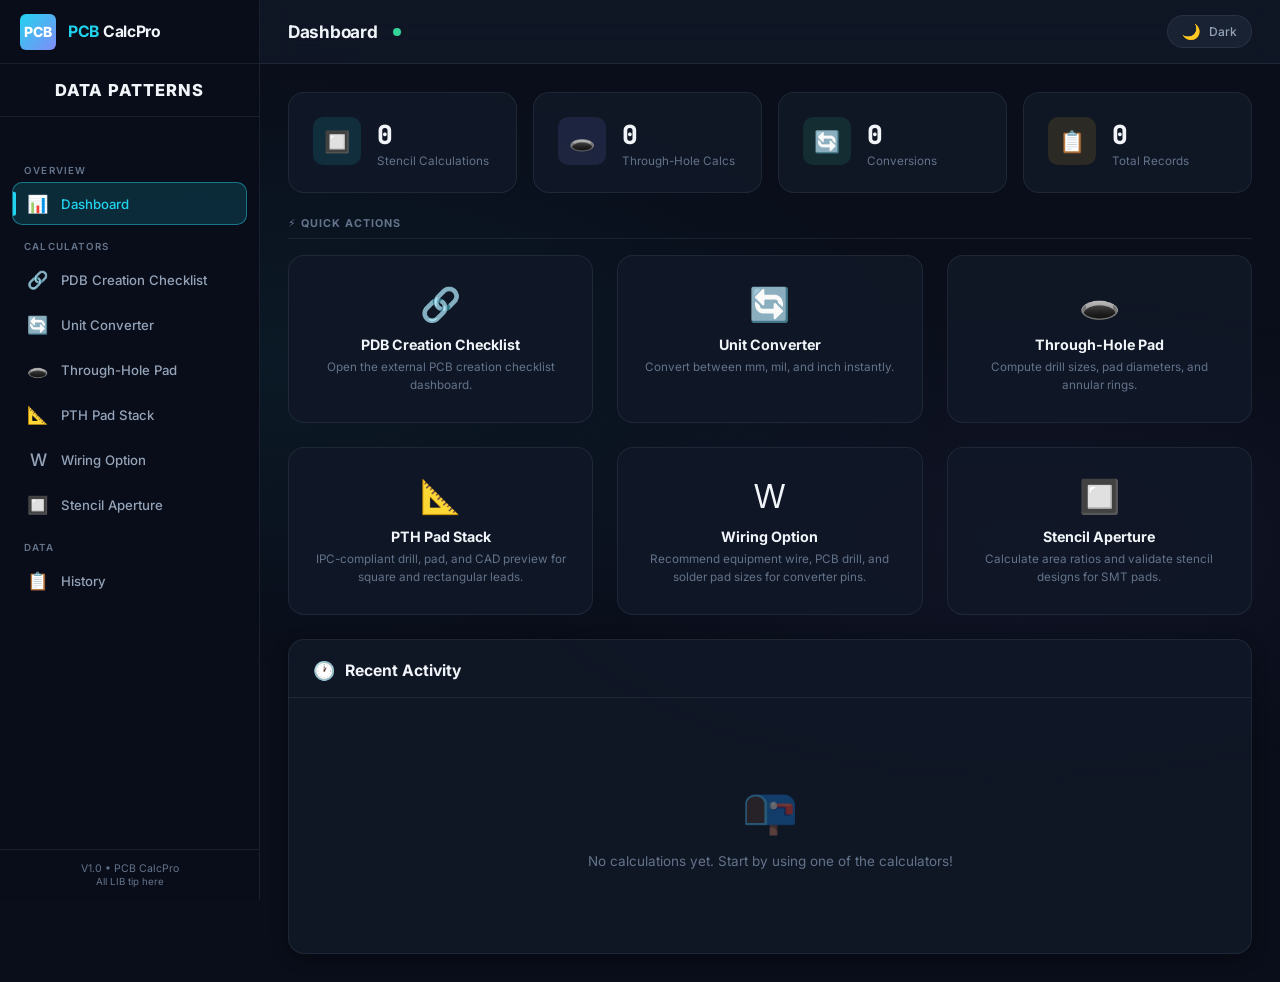
<file: pth_pad_stack_workstation.html>
<!DOCTYPE html>
<html lang="en">
<head>
  <meta charset="UTF-8" />
  <meta name="viewport" content="width=device-width, initial-scale=1.0" />
  <meta http-equiv="refresh" content="0; url=index.html" />
  <title>PTH Pad Stack Workstation — Redirect</title>
  <style>
    body {
      font-family: system-ui, sans-serif;
      display: grid;
      place-items: center;
      min-height: 100vh;
      margin: 0;
      background: #0a0e1a;
      color: #f1f5f9;
    }
    a { color: #22d3ee; }
  </style>
</head>
<body>
  <p>PTH Pad Stack Workstation is integrated into <a href="index.html">PCB CalcPro</a>. Opening dashboard…</p>
  <script>window.location.replace("index.html");</script>
</body>
</html>
</file>
<file: style.css>
/* ============================================================
   PCB Manufacturing Calculator Dashboard — style.css
   Professional engineering dashboard with dark/light themes,
   glassmorphism, micro-animations, and responsive layout.
   ============================================================ */

/* ---------- Google Font ---------- */
@import url('https://fonts.googleapis.com/css2?family=Inter:wght@300;400;500;600;700;800&family=JetBrains+Mono:wght@400;500;600&display=swap');

/* ============================================================
   CSS Custom Properties (Design Tokens)
   ============================================================ */
:root {
  /* --- Palette (Dark Mode – Default) --- */
  --bg-primary:       #0a0e1a;
  --bg-secondary:     #111827;
  --bg-card:          rgba(17, 24, 39, 0.85);
  --bg-card-hover:    rgba(30, 41, 59, 0.95);
  --bg-sidebar:       rgba(10, 14, 26, 0.97);
  --bg-input:         rgba(30, 41, 59, 0.7);
  --bg-input-focus:   rgba(30, 41, 59, 0.95);

  --text-primary:     #f1f5f9;
  --text-secondary:   #94a3b8;
  --text-muted:       #64748b;
  --text-inverse:     #0f172a;

  --accent-primary:   #22d3ee;   /* cyan‑400  */
  --accent-secondary: #818cf8;   /* indigo‑400 */
  --accent-green:     #34d399;   /* emerald‑400 */
  --accent-amber:     #fbbf24;   /* amber‑400 */
  --accent-rose:      #fb7185;   /* rose‑400 */
  --accent-primary-dim: rgba(34, 211, 238, 0.15);

  --border-color:     rgba(148, 163, 184, 0.12);
  --border-active:    rgba(34, 211, 238, 0.45);

  --shadow-sm:  0 1px 2px rgba(0,0,0,.3);
  --shadow-md:  0 4px 16px rgba(0,0,0,.35);
  --shadow-lg:  0 12px 40px rgba(0,0,0,.45);
  --shadow-glow: 0 0 20px rgba(34, 211, 238, 0.15);

  --radius-sm: 6px;
  --radius-md: 10px;
  --radius-lg: 16px;
  --radius-xl: 20px;

  --sidebar-width: 260px;
  --sidebar-collapsed: 68px;
  --header-height: 64px;
  --transition-fast: 0.2s ease;
  --transition-med:  0.35s cubic-bezier(.4,0,.2,1);
}

/* ---------- Light Mode ---------- */
[data-theme="light"] {
  --bg-primary:       #f0f4f8;
  --bg-secondary:     #ffffff;
  --bg-card:          rgba(255,255,255,0.9);
  --bg-card-hover:    rgba(255,255,255,1);
  --bg-sidebar:       rgba(255,255,255,0.98);
  --bg-input:         rgba(241,245,249,0.9);
  --bg-input-focus:   #ffffff;

  --text-primary:     #0f172a;
  --text-secondary:   #475569;
  --text-muted:       #94a3b8;
  --text-inverse:     #f1f5f9;

  --accent-primary:   #0891b2;   /* cyan‑600 */
  --accent-secondary: #6366f1;   /* indigo‑500 */
  --accent-green:     #059669;   /* emerald‑600 */
  --accent-amber:     #d97706;   /* amber‑600 */
  --accent-rose:      #e11d48;   /* rose‑600 */
  --accent-primary-dim: rgba(8, 145, 178, 0.1);

  --border-color:     rgba(15, 23, 42, 0.08);
  --border-active:    rgba(8, 145, 178, 0.5);

  --shadow-sm:  0 1px 3px rgba(0,0,0,.06);
  --shadow-md:  0 4px 12px rgba(0,0,0,.08);
  --shadow-lg:  0 10px 30px rgba(0,0,0,.1);
  --shadow-glow: 0 0 18px rgba(8, 145, 178, 0.12);
}

/* ============================================================
   Reset & Base
   ============================================================ */
*, *::before, *::after { box-sizing: border-box; margin: 0; padding: 0; }

html {
  font-size: 15px;
  scroll-behavior: smooth;
  -webkit-font-smoothing: antialiased;
}

body {
  font-family: 'Inter', system-ui, -apple-system, sans-serif;
  background: var(--bg-primary);
  color: var(--text-primary);
  min-height: 100vh;
  overflow-x: hidden;
  transition: background var(--transition-med), color var(--transition-med);
}

/* subtle animated gradient background */
body::before {
  content: '';
  position: fixed;
  inset: 0;
  background:
    radial-gradient(ellipse 80% 50% at 20% 40%, rgba(34,211,238,.06) 0%, transparent 70%),
    radial-gradient(ellipse 60% 40% at 80% 60%, rgba(129,140,248,.05) 0%, transparent 70%);
  pointer-events: none;
  z-index: 0;
}

a { color: var(--accent-primary); text-decoration: none; }
button { cursor: pointer; font-family: inherit; }
input, select, textarea { font-family: inherit; }

/* ============================================================
   Layout Shell
   ============================================================ */
.app-layout {
  display: flex;
  min-height: 100vh;
  position: relative;
  z-index: 1;
}

/* ---------- Sidebar ---------- */
.sidebar {
  position: fixed;
  top: 0; left: 0;
  width: var(--sidebar-width);
  height: 100vh;
  background: var(--bg-sidebar);
  border-right: 1px solid var(--border-color);
  backdrop-filter: blur(20px);
  display: flex;
  flex-direction: column;
  z-index: 100;
  transition: transform var(--transition-med), width var(--transition-med);
}

.sidebar-header {
  height: var(--header-height);
  display: flex;
  align-items: center;
  gap: 12px;
  padding: 0 20px;
  border-bottom: 1px solid var(--border-color);
  flex-shrink: 0;
}

.sidebar-logo {
  width: 36px; height: 36px;
  background: linear-gradient(135deg, var(--accent-primary), var(--accent-secondary));
  border-radius: var(--radius-sm);
  display: grid;
  place-items: center;
  font-weight: 800;
  font-size: 14px;
  color: #fff;
  flex-shrink: 0;
}

.sidebar-title {
  font-weight: 700;
  font-size: 1.05rem;
  letter-spacing: -0.3px;
  white-space: nowrap;
}

.sidebar-title span {
  color: var(--accent-primary);
}

.sidebar-nav {
  flex: 1;
  padding: 16px 12px;
  overflow-y: auto;
}

.nav-section-label {
  font-size: 0.65rem;
  font-weight: 600;
  text-transform: uppercase;
  letter-spacing: 1.2px;
  color: var(--text-muted);
  padding: 8px 12px 6px;
  margin-top: 8px;
}

.nav-item {
  display: flex;
  align-items: center;
  gap: 12px;
  padding: 10px 14px;
  border-radius: var(--radius-md);
  color: var(--text-secondary);
  font-size: 0.88rem;
  font-weight: 500;
  transition: all var(--transition-fast);
  border: 1px solid transparent;
  margin-bottom: 2px;
  position: relative;
  overflow: hidden;
}

.nav-item::before {
  content: '';
  position: absolute;
  left: 0; top: 50%;
  width: 3px; height: 0;
  background: var(--accent-primary);
  border-radius: 0 2px 2px 0;
  transform: translateY(-50%);
  transition: height var(--transition-fast);
}

.nav-item:hover {
  background: var(--accent-primary-dim);
  color: var(--text-primary);
}

.nav-item.active {
  background: var(--accent-primary-dim);
  color: var(--accent-primary);
  border-color: var(--border-active);
}

.nav-item.active::before {
  height: 60%;
}

.nav-item .nav-icon {
  font-size: 1.15rem;
  width: 22px;
  text-align: center;
  flex-shrink: 0;
}

/* Sidebar footer */
.sidebar-footer {
  padding: 12px;
  border-top: 1px solid var(--border-color);
  flex-shrink: 0;
}

/* ---------- Main Content Area ---------- */
.main-content {
  flex: 1;
  margin-left: var(--sidebar-width);
  transition: margin-left var(--transition-med);
  display: flex;
  flex-direction: column;
  min-height: 100vh;
}

/* ---------- Top Header ---------- */
.top-header {
  height: var(--header-height);
  background: var(--bg-card);
  border-bottom: 1px solid var(--border-color);
  backdrop-filter: blur(16px);
  display: flex;
  align-items: center;
  justify-content: space-between;
  padding: 0 28px;
  position: sticky;
  top: 0;
  z-index: 50;
}

.header-left {
  display: flex;
  align-items: center;
  gap: 16px;
}

.menu-toggle {
  display: none;
  background: none;
  border: none;
  color: var(--text-primary);
  font-size: 1.4rem;
  padding: 6px;
}

.page-title {
  font-size: 1.15rem;
  font-weight: 700;
  letter-spacing: -0.3px;
}

.header-right {
  display: flex;
  align-items: center;
  gap: 12px;
}

/* Theme toggle */
.theme-toggle {
  background: var(--bg-input);
  border: 1px solid var(--border-color);
  border-radius: 50px;
  padding: 6px 14px;
  display: flex;
  align-items: center;
  gap: 8px;
  color: var(--text-secondary);
  font-size: 0.8rem;
  font-weight: 500;
  transition: all var(--transition-fast);
}

.theme-toggle:hover {
  border-color: var(--accent-primary);
  color: var(--accent-primary);
  box-shadow: var(--shadow-glow);
}

.theme-toggle .toggle-icon { font-size: 1rem; }

/* ============================================================
   Content Area
   ============================================================ */
.content-area {
  flex: 1;
  padding: 28px;
}

/* Module containers */
.module-page {
  display: none;
  animation: fadeSlideIn 0.4s ease forwards;
}
.module-page.active { display: block; }

@keyframes fadeSlideIn {
  from { opacity: 0; transform: translateY(14px); }
  to   { opacity: 1; transform: translateY(0); }
}

/* ---------- Cards ---------- */
.card {
  background: var(--bg-card);
  border: 1px solid var(--border-color);
  border-radius: var(--radius-lg);
  backdrop-filter: blur(12px);
  box-shadow: var(--shadow-md);
  transition: all var(--transition-med);
  overflow: hidden;
}

.card:hover {
  border-color: var(--border-active);
  box-shadow: var(--shadow-lg), var(--shadow-glow);
}

.card-header {
  padding: 20px 24px 16px;
  display: flex;
  align-items: center;
  justify-content: space-between;
  border-bottom: 1px solid var(--border-color);
}

.card-header h3 {
  font-size: 1.05rem;
  font-weight: 700;
  display: flex;
  align-items: center;
  gap: 10px;
}

.card-header h3 .card-icon {
  font-size: 1.2rem;
}

.card-body {
  padding: 24px;
}

/* ---------- Grid layouts ---------- */
.grid-2 {
  display: grid;
  grid-template-columns: 1fr 1fr;
  gap: 24px;
}

.grid-3 {
  display: grid;
  grid-template-columns: repeat(3, 1fr);
  gap: 24px;
}

.grid-4 {
  display: grid;
  grid-template-columns: repeat(4, 1fr);
  gap: 16px;
}

/* ============================================================
   Form Elements
   ============================================================ */
.form-group {
  margin-bottom: 18px;
}

.form-group label {
  display: block;
  font-size: 0.78rem;
  font-weight: 600;
  color: var(--text-secondary);
  margin-bottom: 6px;
  text-transform: uppercase;
  letter-spacing: 0.6px;
}

.form-control {
  width: 100%;
  padding: 10px 14px;
  background: var(--bg-input);
  border: 1px solid var(--border-color);
  border-radius: var(--radius-sm);
  color: var(--text-primary);
  font-size: 0.92rem;
  font-family: 'JetBrains Mono', monospace;
  transition: all var(--transition-fast);
  outline: none;
}

.form-control:focus {
  background: var(--bg-input-focus);
  border-color: var(--accent-primary);
  box-shadow: 0 0 0 3px var(--accent-primary-dim);
}

.form-control::placeholder {
  color: var(--text-muted);
  font-family: 'Inter', sans-serif;
}

select.form-control {
  appearance: none;
  background-image: url("data:image/svg+xml,%3Csvg xmlns='http://www.w3.org/2000/svg' width='12' height='12' fill='%2394a3b8' viewBox='0 0 16 16'%3E%3Cpath d='M8 11L3 6h10z'/%3E%3C/svg%3E");
  background-repeat: no-repeat;
  background-position: right 12px center;
  padding-right: 36px;
}

.form-row {
  display: grid;
  grid-template-columns: 1fr 1fr;
  gap: 14px;
}

.form-row-3 {
  display: grid;
  grid-template-columns: 1fr 1fr 1fr;
  gap: 14px;
}

/* ============================================================
   Buttons
   ============================================================ */
.btn {
  display: inline-flex;
  align-items: center;
  gap: 8px;
  padding: 10px 20px;
  border: 1px solid transparent;
  border-radius: var(--radius-sm);
  font-size: 0.85rem;
  font-weight: 600;
  transition: all var(--transition-fast);
  white-space: nowrap;
}

.btn-primary {
  background: linear-gradient(135deg, var(--accent-primary), var(--accent-secondary));
  color: #fff;
  border: none;
  box-shadow: 0 2px 10px rgba(34,211,238,.25);
}
.btn-primary:hover {
  transform: translateY(-1px);
  box-shadow: 0 4px 18px rgba(34,211,238,.35);
}

.btn-secondary {
  background: var(--bg-input);
  color: var(--text-primary);
  border-color: var(--border-color);
}
.btn-secondary:hover {
  border-color: var(--accent-primary);
  color: var(--accent-primary);
}

.btn-success {
  background: var(--accent-green);
  color: #fff;
}

.btn-danger {
  background: var(--accent-rose);
  color: #fff;
}
.btn-danger:hover {
  opacity: 0.9;
}

.btn-sm {
  padding: 6px 14px;
  font-size: 0.78rem;
}

.btn-icon {
  width: 36px; height: 36px;
  padding: 0;
  display: grid;
  place-items: center;
  border-radius: var(--radius-sm);
}

.btn-group {
  display: flex;
  gap: 8px;
  flex-wrap: wrap;
}

/* ============================================================
   Stat / Result Boxes
   ============================================================ */
.stat-card {
  background: var(--bg-card);
  border: 1px solid var(--border-color);
  border-radius: var(--radius-md);
  padding: 18px 20px;
  text-align: center;
  transition: all var(--transition-fast);
}

.stat-card:hover {
  border-color: var(--border-active);
  transform: translateY(-2px);
  box-shadow: var(--shadow-md);
}

.stat-label {
  font-size: 0.7rem;
  font-weight: 600;
  text-transform: uppercase;
  letter-spacing: 0.8px;
  color: var(--text-muted);
  margin-bottom: 8px;
}

.stat-value {
  font-family: 'JetBrains Mono', monospace;
  font-size: 1.5rem;
  font-weight: 700;
  color: var(--accent-primary);
  line-height: 1.2;
}

.stat-unit {
  font-size: 0.75rem;
  color: var(--text-secondary);
  margin-top: 2px;
}

.pth-drill-breakdown {
  display: grid;
  gap: 10px;
  margin-top: 12px;
}

.pth-drill-row {
  display: flex;
  justify-content: space-between;
  align-items: center;
  gap: 16px;
  padding: 10px 12px;
  background: var(--bg-input);
  border: 1px solid var(--border-color);
  border-radius: var(--radius-sm);
}

.pth-drill-label {
  color: var(--text-secondary);
  font-size: 0.78rem;
  font-weight: 600;
}

.pth-drill-value {
  color: var(--accent-primary);
  font-family: 'JetBrains Mono', monospace;
  font-size: 0.95rem;
  font-weight: 700;
  white-space: nowrap;
}

.pth-drill-suggested {
  border-color: var(--border-active);
  background: rgba(245, 158, 11, 0.08);
}

/* Pass / Fail badges */
.badge {
  display: inline-flex;
  align-items: center;
  gap: 6px;
  padding: 5px 14px;
  border-radius: 50px;
  font-size: 0.78rem;
  font-weight: 700;
  letter-spacing: 0.5px;
}

.badge-pass {
  background: rgba(52, 211, 153, 0.15);
  color: var(--accent-green);
  border: 1px solid rgba(52, 211, 153, 0.3);
}

.badge-fail {
  background: rgba(251, 113, 133, 0.15);
  color: var(--accent-rose);
  border: 1px solid rgba(251, 113, 133, 0.3);
}

.badge-warn {
  background: rgba(251, 191, 36, 0.15);
  color: var(--accent-amber);
  border: 1px solid rgba(251, 191, 36, 0.3);
}

/* ============================================================
   Canvas Preview
   ============================================================ */
.canvas-container {
  background: rgba(0,0,0,0.25);
  border: 1px solid var(--border-color);
  border-radius: var(--radius-md);
  display: flex;
  align-items: center;
  justify-content: center;
  min-height: 220px;
  position: relative;
  overflow: hidden;
}

[data-theme="light"] .canvas-container {
  background: rgba(241,245,249,0.8);
}

.canvas-container canvas {
  max-width: 100%;
}

.canvas-label {
  position: absolute;
  top: 10px;
  left: 14px;
  font-size: 0.68rem;
  font-weight: 600;
  text-transform: uppercase;
  letter-spacing: 1px;
  color: var(--text-muted);
}

/* ============================================================
   Calculation Steps
   ============================================================ */
.calc-steps {
  background: var(--bg-input);
  border: 1px solid var(--border-color);
  border-radius: var(--radius-md);
  padding: 18px 20px;
  font-family: 'JetBrains Mono', monospace;
  font-size: 0.82rem;
  line-height: 1.8;
  color: var(--text-secondary);
  max-height: 300px;
  overflow-y: auto;
}

.calc-steps .step-label {
  color: var(--accent-primary);
  font-weight: 600;
}

.calc-steps .step-formula {
  color: var(--accent-amber);
}

.calc-steps .step-result {
  color: var(--accent-green);
  font-weight: 600;
}

/* ============================================================
   Tables
   ============================================================ */
.data-table {
  width: 100%;
  border-collapse: collapse;
  font-size: 0.85rem;
}

.data-table thead th {
  text-align: left;
  padding: 12px 16px;
  font-size: 0.72rem;
  font-weight: 600;
  text-transform: uppercase;
  letter-spacing: 0.8px;
  color: var(--text-muted);
  border-bottom: 1px solid var(--border-color);
  background: var(--bg-input);
  position: sticky;
  top: 0;
}

.data-table tbody td {
  padding: 12px 16px;
  border-bottom: 1px solid var(--border-color);
  color: var(--text-secondary);
  font-family: 'JetBrains Mono', monospace;
  font-size: 0.82rem;
}

.data-table tbody tr {
  transition: background var(--transition-fast);
}

.data-table tbody tr:hover {
  background: var(--accent-primary-dim);
}

.table-wrapper {
  overflow-x: auto;
  border: 1px solid var(--border-color);
  border-radius: var(--radius-md);
}

/* ============================================================
   Coordinate Points Table (Irregular Polygon)
   ============================================================ */
.coord-table {
  width: 100%;
  border-collapse: collapse;
}

.coord-table th, .coord-table td {
  padding: 8px 10px;
  border-bottom: 1px solid var(--border-color);
  font-size: 0.82rem;
}

.coord-table th {
  color: var(--text-muted);
  font-weight: 600;
  text-transform: uppercase;
  font-size: 0.7rem;
  letter-spacing: 0.6px;
}

.coord-table input {
  width: 80px;
  padding: 6px 8px;
  background: var(--bg-input);
  border: 1px solid var(--border-color);
  border-radius: var(--radius-sm);
  color: var(--text-primary);
  font-family: 'JetBrains Mono', monospace;
  font-size: 0.82rem;
  text-align: center;
  outline: none;
  transition: border-color var(--transition-fast);
}

.coord-table input:focus {
  border-color: var(--accent-primary);
}

.coord-table .remove-btn {
  background: none;
  border: none;
  color: var(--accent-rose);
  font-size: 1.1rem;
  cursor: pointer;
  padding: 2px 6px;
  border-radius: 4px;
  transition: background var(--transition-fast);
}

.coord-table .remove-btn:hover {
  background: rgba(251, 113, 133, 0.15);
}

/* ============================================================
   Shape Selector Buttons
   ============================================================ */
.shape-selector {
  display: flex;
  gap: 8px;
  flex-wrap: wrap;
}

.shape-btn {
  flex: 1;
  min-width: 100px;
  padding: 12px 10px;
  background: var(--bg-input);
  border: 1px solid var(--border-color);
  border-radius: var(--radius-md);
  color: var(--text-secondary);
  font-size: 0.8rem;
  font-weight: 600;
  text-align: center;
  transition: all var(--transition-fast);
  display: flex;
  flex-direction: column;
  align-items: center;
  gap: 6px;
}

.shape-btn .shape-icon {
  font-size: 1.5rem;
}

.shape-btn:hover {
  border-color: var(--accent-primary);
  color: var(--accent-primary);
  background: var(--accent-primary-dim);
}

.shape-btn.active {
  border-color: var(--accent-primary);
  color: var(--accent-primary);
  background: var(--accent-primary-dim);
  box-shadow: 0 0 12px var(--accent-primary-dim);
}

/* ============================================================
   Unit Converter
   ============================================================ */
.converter-card {
  text-align: center;
}

.converter-card .converter-icon {
  font-size: 2rem;
  margin-bottom: 12px;
}

.converter-card .converter-result {
  font-family: 'JetBrains Mono', monospace;
  font-size: 1.6rem;
  font-weight: 700;
  color: var(--accent-primary);
  margin: 12px 0 4px;
  min-height: 40px;
}

.converter-card .converter-unit {
  font-size: 0.78rem;
  color: var(--text-muted);
}

.swap-icon {
  font-size: 1.5rem;
  color: var(--accent-secondary);
  display: flex;
  align-items: center;
  justify-content: center;
  padding: 12px 0;
}

/* ============================================================
   History Panel
   ============================================================ */
.history-toolbar {
  display: flex;
  align-items: center;
  gap: 10px;
  margin-bottom: 18px;
  flex-wrap: wrap;
}

.search-box {
  flex: 1;
  min-width: 200px;
  position: relative;
}

.search-box input {
  width: 100%;
  padding: 9px 14px 9px 38px;
  background: var(--bg-input);
  border: 1px solid var(--border-color);
  border-radius: 50px;
  color: var(--text-primary);
  font-size: 0.85rem;
  outline: none;
  transition: all var(--transition-fast);
}

.search-box input:focus {
  border-color: var(--accent-primary);
  box-shadow: 0 0 0 3px var(--accent-primary-dim);
}

.search-box .search-icon {
  position: absolute;
  left: 14px;
  top: 50%;
  transform: translateY(-50%);
  color: var(--text-muted);
  font-size: 0.9rem;
}

.history-entry {
  background: var(--bg-input);
  border: 1px solid var(--border-color);
  border-radius: var(--radius-md);
  padding: 14px 18px;
  margin-bottom: 10px;
  transition: all var(--transition-fast);
}

.history-entry:hover {
  border-color: var(--border-active);
}

.history-entry .history-meta {
  display: flex;
  justify-content: space-between;
  align-items: center;
  margin-bottom: 8px;
}

.history-entry .history-type {
  font-size: 0.72rem;
  font-weight: 700;
  text-transform: uppercase;
  letter-spacing: 0.6px;
  color: var(--accent-secondary);
}

.history-entry .history-time {
  font-size: 0.72rem;
  color: var(--text-muted);
}

.history-entry .history-data {
  font-family: 'JetBrains Mono', monospace;
  font-size: 0.8rem;
  color: var(--text-secondary);
  line-height: 1.6;
}

.empty-state {
  text-align: center;
  padding: 60px 20px;
  color: var(--text-muted);
}

.empty-state .empty-icon {
  font-size: 3rem;
  margin-bottom: 16px;
  opacity: 0.4;
}

.empty-state p {
  font-size: 0.9rem;
}

/* ============================================================
   Dashboard Home Stats
   ============================================================ */
.dash-stat {
  background: var(--bg-card);
  border: 1px solid var(--border-color);
  border-radius: var(--radius-lg);
  padding: 24px;
  display: flex;
  align-items: flex-start;
  gap: 16px;
  transition: all var(--transition-fast);
}

.dash-stat:hover {
  transform: translateY(-3px);
  box-shadow: var(--shadow-lg), var(--shadow-glow);
  border-color: var(--border-active);
}

.dash-stat-icon {
  width: 48px; height: 48px;
  border-radius: var(--radius-md);
  display: grid;
  place-items: center;
  font-size: 1.4rem;
  flex-shrink: 0;
}

.dash-stat-icon.cyan   { background: rgba(34,211,238,.12); color: var(--accent-primary); }
.dash-stat-icon.indigo { background: rgba(129,140,248,.12); color: var(--accent-secondary); }
.dash-stat-icon.green  { background: rgba(52,211,153,.12); color: var(--accent-green); }
.dash-stat-icon.amber  { background: rgba(251,191,36,.12); color: var(--accent-amber); }

.dash-stat-info .dash-stat-value {
  font-family: 'JetBrains Mono', monospace;
  font-size: 1.75rem;
  font-weight: 800;
  color: var(--text-primary);
}

.dash-stat-info .dash-stat-label {
  font-size: 0.78rem;
  color: var(--text-muted);
  margin-top: 2px;
}

/* ============================================================
   Toast Notifications
   ============================================================ */
.toast-container {
  position: fixed;
  bottom: 24px;
  right: 24px;
  z-index: 9999;
  display: flex;
  flex-direction: column-reverse;
  gap: 10px;
}

.toast {
  background: var(--bg-card);
  border: 1px solid var(--border-color);
  border-radius: var(--radius-md);
  padding: 14px 20px;
  display: flex;
  align-items: center;
  gap: 10px;
  font-size: 0.85rem;
  box-shadow: var(--shadow-lg);
  backdrop-filter: blur(16px);
  animation: toastIn 0.35s ease forwards;
  max-width: 360px;
}

.toast.toast-out {
  animation: toastOut 0.3s ease forwards;
}

.toast-success { border-left: 3px solid var(--accent-green); }
.toast-error   { border-left: 3px solid var(--accent-rose); }
.toast-info    { border-left: 3px solid var(--accent-primary); }

@keyframes toastIn {
  from { opacity: 0; transform: translateX(40px); }
  to   { opacity: 1; transform: translateX(0); }
}

@keyframes toastOut {
  from { opacity: 1; transform: translateX(0); }
  to   { opacity: 0; transform: translateX(40px); }
}

/* ============================================================
   Mobile Overlay
   ============================================================ */
.sidebar-overlay {
  display: none;
  position: fixed;
  inset: 0;
  background: rgba(0,0,0,0.5);
  z-index: 90;
}

/* ============================================================
   Section Headings in modules
   ============================================================ */
.section-heading {
  font-size: 0.72rem;
  font-weight: 700;
  text-transform: uppercase;
  letter-spacing: 1px;
  color: var(--text-muted);
  margin-bottom: 16px;
  padding-bottom: 8px;
  border-bottom: 1px solid var(--border-color);
  display: flex;
  align-items: center;
  gap: 8px;
}

.mb-24 { margin-bottom: 24px; }
.mt-24 { margin-top: 24px; }
.mt-16 { margin-top: 16px; }
.mb-16 { margin-bottom: 16px; }

/* ============================================================
   Scrollbar
   ============================================================ */
::-webkit-scrollbar { width: 6px; height: 6px; }
::-webkit-scrollbar-track { background: transparent; }
::-webkit-scrollbar-thumb {
  background: var(--border-color);
  border-radius: 10px;
}
::-webkit-scrollbar-thumb:hover {
  background: var(--text-muted);
}

/* ============================================================
   Responsive
   ============================================================ */
@media (max-width: 1024px) {
  .grid-4 { grid-template-columns: repeat(2, 1fr); }
  .grid-3 { grid-template-columns: 1fr 1fr; }
}

@media (max-width: 768px) {
  .sidebar {
    transform: translateX(-100%);
  }

  .sidebar.open {
    transform: translateX(0);
  }

  .sidebar-overlay.show {
    display: block;
  }

  .main-content {
    margin-left: 0;
  }

  .menu-toggle {
    display: block;
  }

  .grid-2, .grid-3, .grid-4 {
    grid-template-columns: 1fr;
  }

  .form-row, .form-row-3 {
    grid-template-columns: 1fr;
  }

  .content-area {
    padding: 16px;
  }

  .shape-selector {
    flex-direction: column;
  }

  .shape-btn {
    flex-direction: row;
    justify-content: center;
  }

  .history-toolbar {
    flex-direction: column;
    align-items: stretch;
  }

  .search-box {
    min-width: unset;
  }

  .top-header {
    padding: 0 16px;
  }

  .stat-value {
    font-size: 1.2rem;
  }
}

@media (max-width: 480px) {
  html { font-size: 14px; }

  .btn {
    padding: 8px 14px;
    font-size: 0.8rem;
  }
}

/* ============================================================
   Utility: pulse animation for live update indicator
   ============================================================ */
.pulse-dot {
  width: 8px; height: 8px;
  background: var(--accent-green);
  border-radius: 50%;
  display: inline-block;
  animation: pulseDot 2s infinite;
}

@keyframes pulseDot {
  0%, 100% { opacity: 1; transform: scale(1); }
  50%      { opacity: 0.5; transform: scale(1.3); }
}

/* Irregular polygon dimension container */
.polygon-dimensions {
  display: none;
}

.polygon-dimensions.show {
  display: block;
}

.standard-dimensions.hide {
  display: none;
}

/* Through-hole component list */
.component-entries {
  max-height: 400px;
  overflow-y: auto;
}

.component-entry {
  background: var(--bg-input);
  border: 1px solid var(--border-color);
  border-radius: var(--radius-md);
  padding: 14px 18px;
  margin-bottom: 10px;
  display: grid;
  grid-template-columns: 1fr 1fr 1fr auto;
  gap: 12px;
  align-items: end;
  transition: border-color var(--transition-fast);
}

.component-entry:hover {
  border-color: var(--border-active);
}

.component-entry .form-group {
  margin-bottom: 0;
}

.wiring-entry {
  grid-template-columns: 0.8fr 1.2fr 1fr 1fr auto;
}

@media (max-width: 768px) {
  .component-entry {
    grid-template-columns: 1fr 1fr;
  }

  .wiring-entry {
    grid-template-columns: 1fr 1fr;
  }
}

/* Validation error state */
.form-control.error {
  border-color: var(--accent-rose);
  box-shadow: 0 0 0 3px rgba(251, 113, 133, 0.15);
}

.error-text {
  color: var(--accent-rose);
  font-size: 0.72rem;
  margin-top: 4px;
}

/* Quick-action cards on dashboard */
.quick-action {
  background: var(--bg-card);
  border: 1px solid var(--border-color);
  border-radius: var(--radius-lg);
  padding: 28px 24px;
  text-align: center;
  cursor: pointer;
  transition: all var(--transition-med);
}

.quick-action:hover {
  transform: translateY(-4px);
  border-color: var(--border-active);
  box-shadow: var(--shadow-lg), var(--shadow-glow);
}

.quick-action .qa-icon {
  font-size: 2.2rem;
  margin-bottom: 12px;
}

.quick-action h4 {
  font-size: 0.95rem;
  font-weight: 700;
  margin-bottom: 6px;
}

.quick-action p {
  font-size: 0.78rem;
  color: var(--text-muted);
  line-height: 1.5;
}

/* ============================================================
   PTH Pad Stack Workstation
   ============================================================ */
.pthws-layout {
  display: grid;
  grid-template-columns: minmax(280px, 380px) 1fr;
  gap: 24px;
  align-items: start;
}

.pthws-inputs {
  position: sticky;
  top: calc(var(--header-height) + 16px);
}

.pthws-unit-btn.active {
  border-color: var(--accent-primary);
  color: var(--accent-primary);
  background: var(--accent-primary-dim);
}

.pthws-range-header {
  display: flex;
  justify-content: space-between;
  align-items: center;
  margin-bottom: 8px;
}

.pthws-range-header label {
  margin-bottom: 0;
}

.pthws-range-value {
  font-family: 'JetBrains Mono', monospace;
  font-size: 0.82rem;
  font-weight: 700;
  color: var(--accent-primary);
}

.pthws-range {
  width: 100%;
  height: 6px;
  accent-color: var(--accent-primary);
  cursor: pointer;
}

.pthws-input-unit {
  position: relative;
}

.pthws-input-unit .form-control {
  padding-right: 42px;
}

.pthws-unit-lbl {
  position: absolute;
  right: 12px;
  top: 50%;
  transform: translateY(-50%);
  font-size: 0.68rem;
  color: var(--text-muted);
  font-family: 'JetBrains Mono', monospace;
  pointer-events: none;
}

.pthws-stat-amber .stat-value { color: var(--accent-amber); }
.pthws-stat-green .stat-value { color: var(--accent-green); }

.pthws-layer-toggles {
  display: flex;
  flex-wrap: wrap;
  gap: 8px;
  font-size: 0.72rem;
  color: var(--text-secondary);
}

.pthws-layer-toggles label {
  display: flex;
  align-items: center;
  gap: 4px;
  cursor: pointer;
  background: var(--bg-input);
  border: 1px solid var(--border-color);
  border-radius: var(--radius-sm);
  padding: 4px 8px;
}

.pthws-canvas-wrap {
  position: relative;
  display: flex;
  justify-content: center;
  align-items: center;
  background: rgba(0, 0, 0, 0.2);
  border: 1px solid var(--border-color);
  border-radius: var(--radius-md);
  padding: 20px;
  min-height: 280px;
}

[data-theme="light"] .pthws-canvas-wrap {
  background: rgba(241, 245, 249, 0.8);
}

.pthws-cad-svg {
  width: 100%;
  max-width: 288px;
  height: auto;
}

.pthws-cad-legend {
  position: absolute;
  bottom: 10px;
  left: 12px;
  font-size: 0.68rem;
  font-family: 'JetBrains Mono', monospace;
  color: var(--text-muted);
}

.pthws-cad-legend div {
  display: flex;
  align-items: center;
  gap: 6px;
  margin-top: 2px;
}

.pthws-legend-dot {
  width: 8px;
  height: 8px;
  border-radius: 50%;
  display: inline-block;
}

.pthws-legend-dot.green { background: var(--accent-green); }
.pthws-legend-dot.amber { background: var(--accent-amber); }
.pthws-legend-dot.cyan { background: var(--accent-primary); }

.pthws-formula-box {
  background: var(--bg-input);
  border: 1px solid var(--border-color);
  border-radius: var(--radius-md);
  padding: 14px;
}

.pthws-formula-title {
  font-size: 0.68rem;
  font-weight: 700;
  text-transform: uppercase;
  letter-spacing: 0.6px;
  color: var(--text-muted);
  margin-bottom: 8px;
}

.pthws-formula-eq {
  font-family: 'JetBrains Mono', monospace;
  font-size: 0.78rem;
  color: var(--text-secondary);
  margin-bottom: 6px;
}

.pthws-formula-val {
  font-family: 'JetBrains Mono', monospace;
  font-size: 0.88rem;
  font-weight: 700;
  color: var(--accent-primary);
}

.pthws-formula-val.amber { color: var(--accent-amber); }
.pthws-formula-val.green { color: var(--accent-green); }

.pthws-drc-item {
  background: var(--bg-input);
  border: 1px solid var(--border-color);
  border-radius: var(--radius-md);
  padding: 14px 16px;
}

.pthws-drc-item strong {
  display: block;
  font-size: 0.82rem;
  margin-bottom: 6px;
  color: var(--text-primary);
}

.pthws-drc-item p {
  font-size: 0.75rem;
  color: var(--text-muted);
  line-height: 1.5;
  margin: 0;
}

.pthws-print-report {
  display: none;
}

@media print {
  body.pthws-printing .sidebar,
  body.pthws-printing .top-header,
  body.pthws-printing .sidebar-overlay,
  body.pthws-printing .toast-container,
  body.pthws-printing .module-page:not(#page-pthpadstack),
  body.pthws-printing #page-pthpadstack .card,
  body.pthws-printing #page-pthpadstack .pthws-layout,
  body.pthws-printing #page-pthpadstack .grid-3 {
    display: none !important;
  }

  body.pthws-printing .main-content {
    margin-left: 0 !important;
  }

  body.pthws-printing .content-area {
    padding: 0 !important;
  }

  body.pthws-printing #page-pthpadstack {
    display: block !important;
  }

  body.pthws-printing .pthws-print-report {
    display: block !important;
    padding: 24px;
    color: #000;
    background: #fff;
  }

  body.pthws-printing .pthws-print-report h1 {
    font-size: 1.25rem;
    text-align: center;
    border-bottom: 2px solid #000;
    padding-bottom: 12px;
    margin-bottom: 8px;
  }

  body.pthws-printing .pthws-print-meta {
    text-align: center;
    font-size: 0.75rem;
    margin-bottom: 20px;
  }

  body.pthws-printing .pthws-print-grid {
    display: grid;
    grid-template-columns: 1fr 1fr;
    gap: 16px;
    font-size: 0.8rem;
    font-family: 'JetBrains Mono', monospace;
    border-bottom: 1px solid #000;
    padding-bottom: 16px;
    margin-bottom: 16px;
  }

  body.pthws-printing .pthws-print-table {
    width: 100%;
    border-collapse: collapse;
    font-size: 0.8rem;
    font-family: 'JetBrains Mono', monospace;
  }

  body.pthws-printing .pthws-print-table th,
  body.pthws-printing .pthws-print-table td {
    border: 1px solid #000;
    padding: 8px;
    text-align: left;
  }

  body.pthws-printing .pthws-print-table th {
    background: #f0f0f0;
  }
}

@media (max-width: 1024px) {
  .pthws-layout {
    grid-template-columns: 1fr;
  }

  .pthws-inputs {
    position: static;
  }
}
</file>
